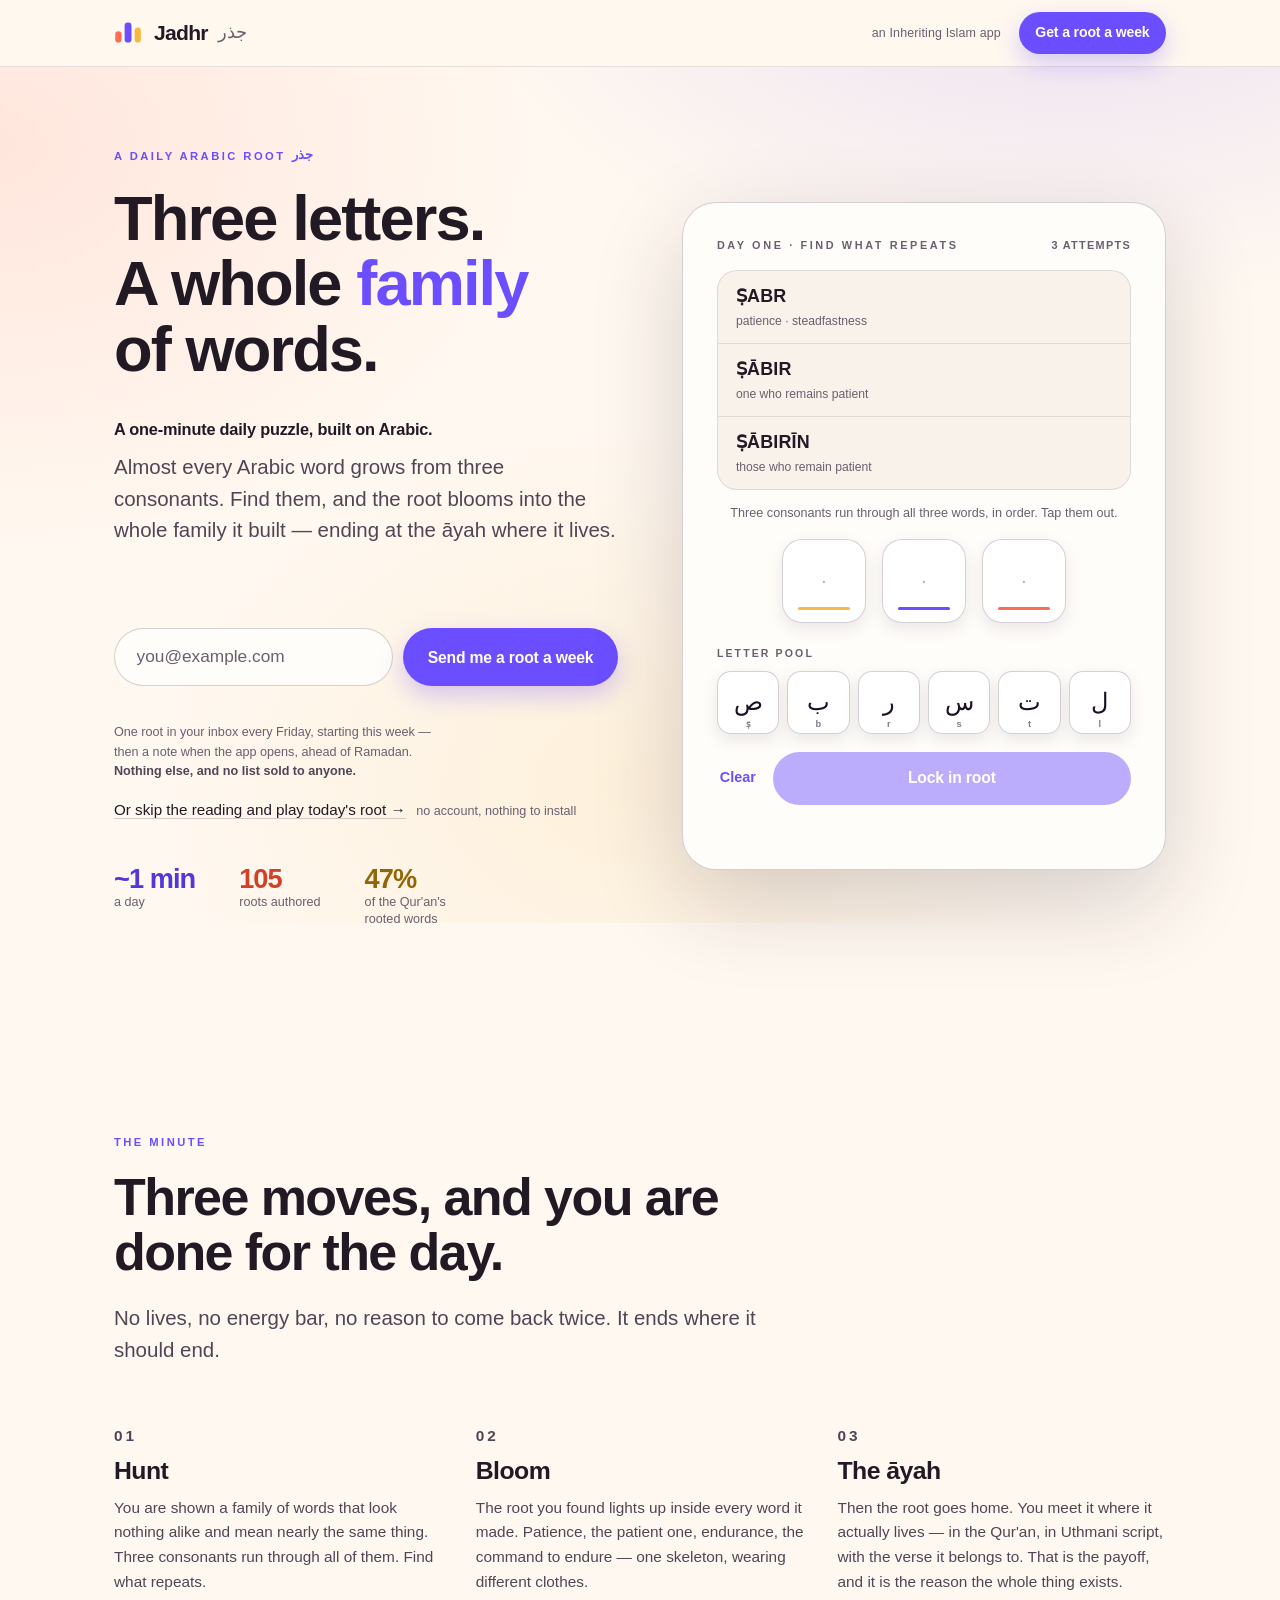
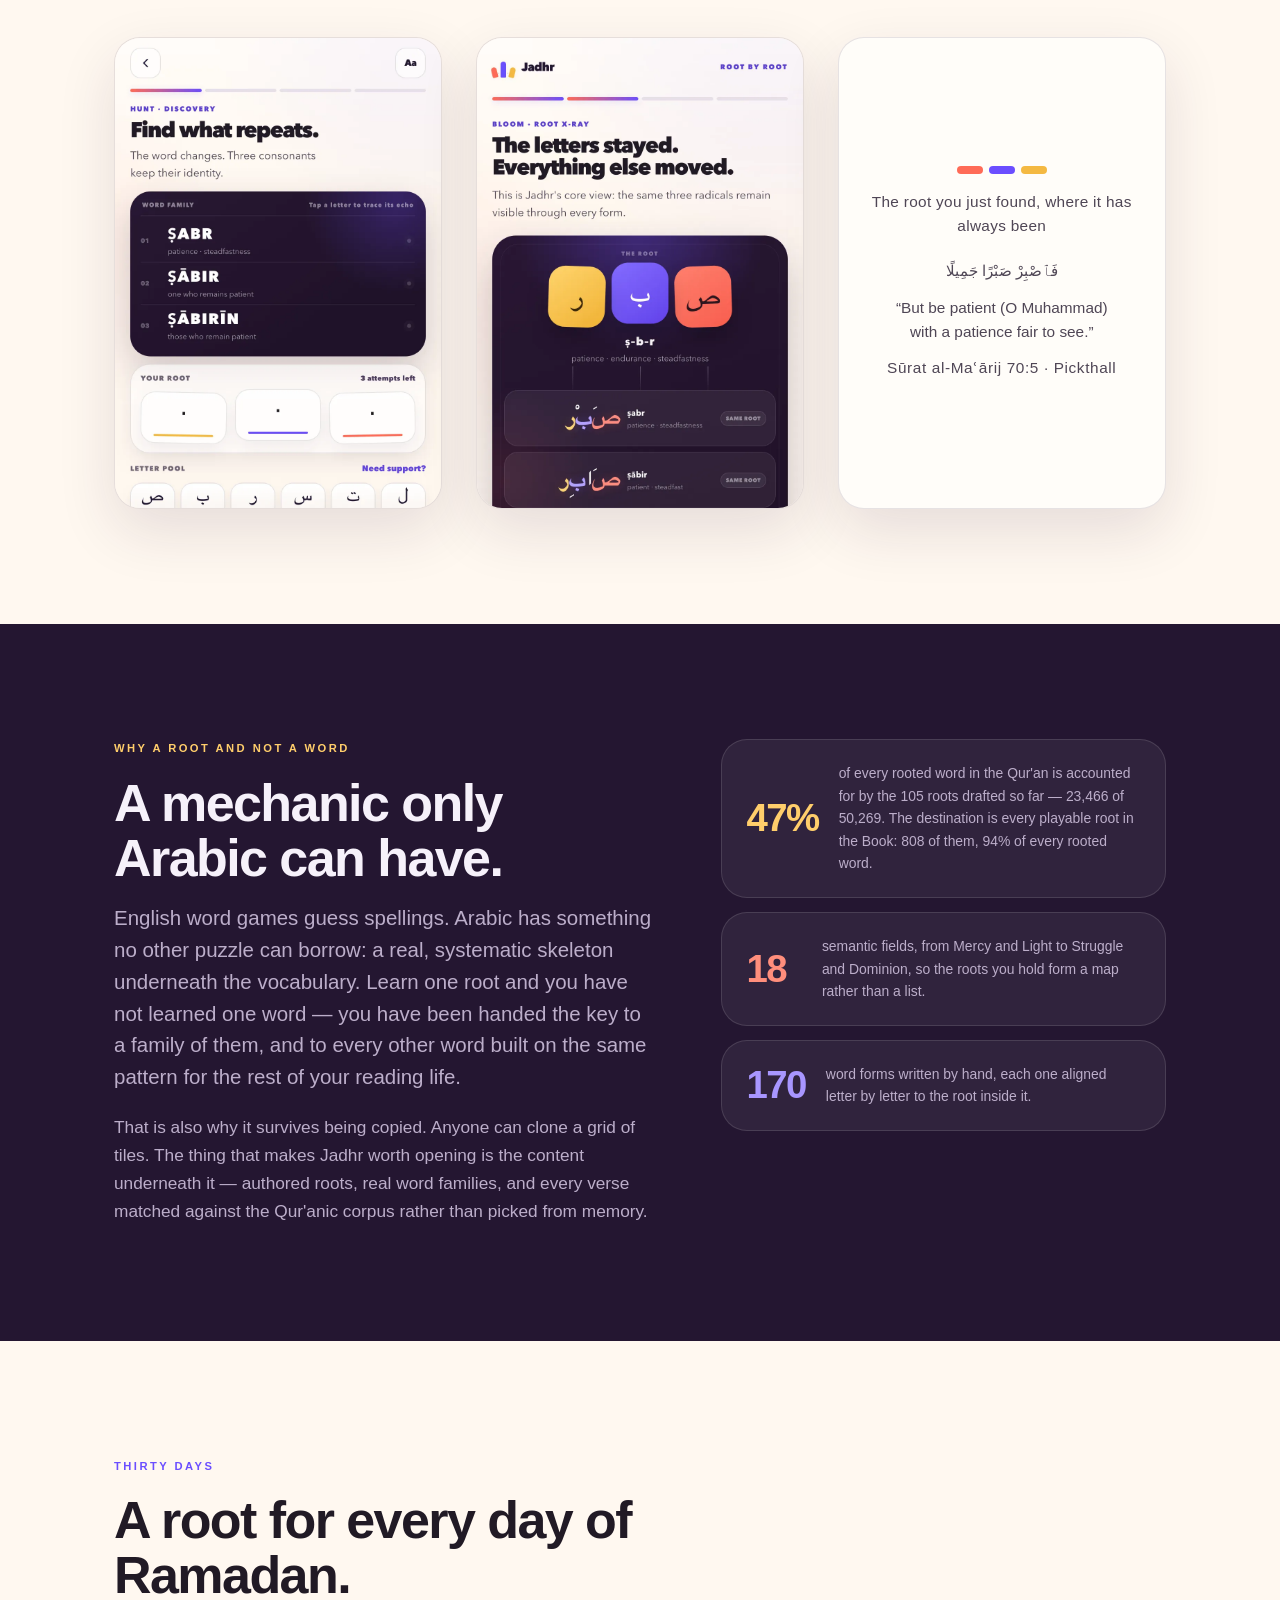
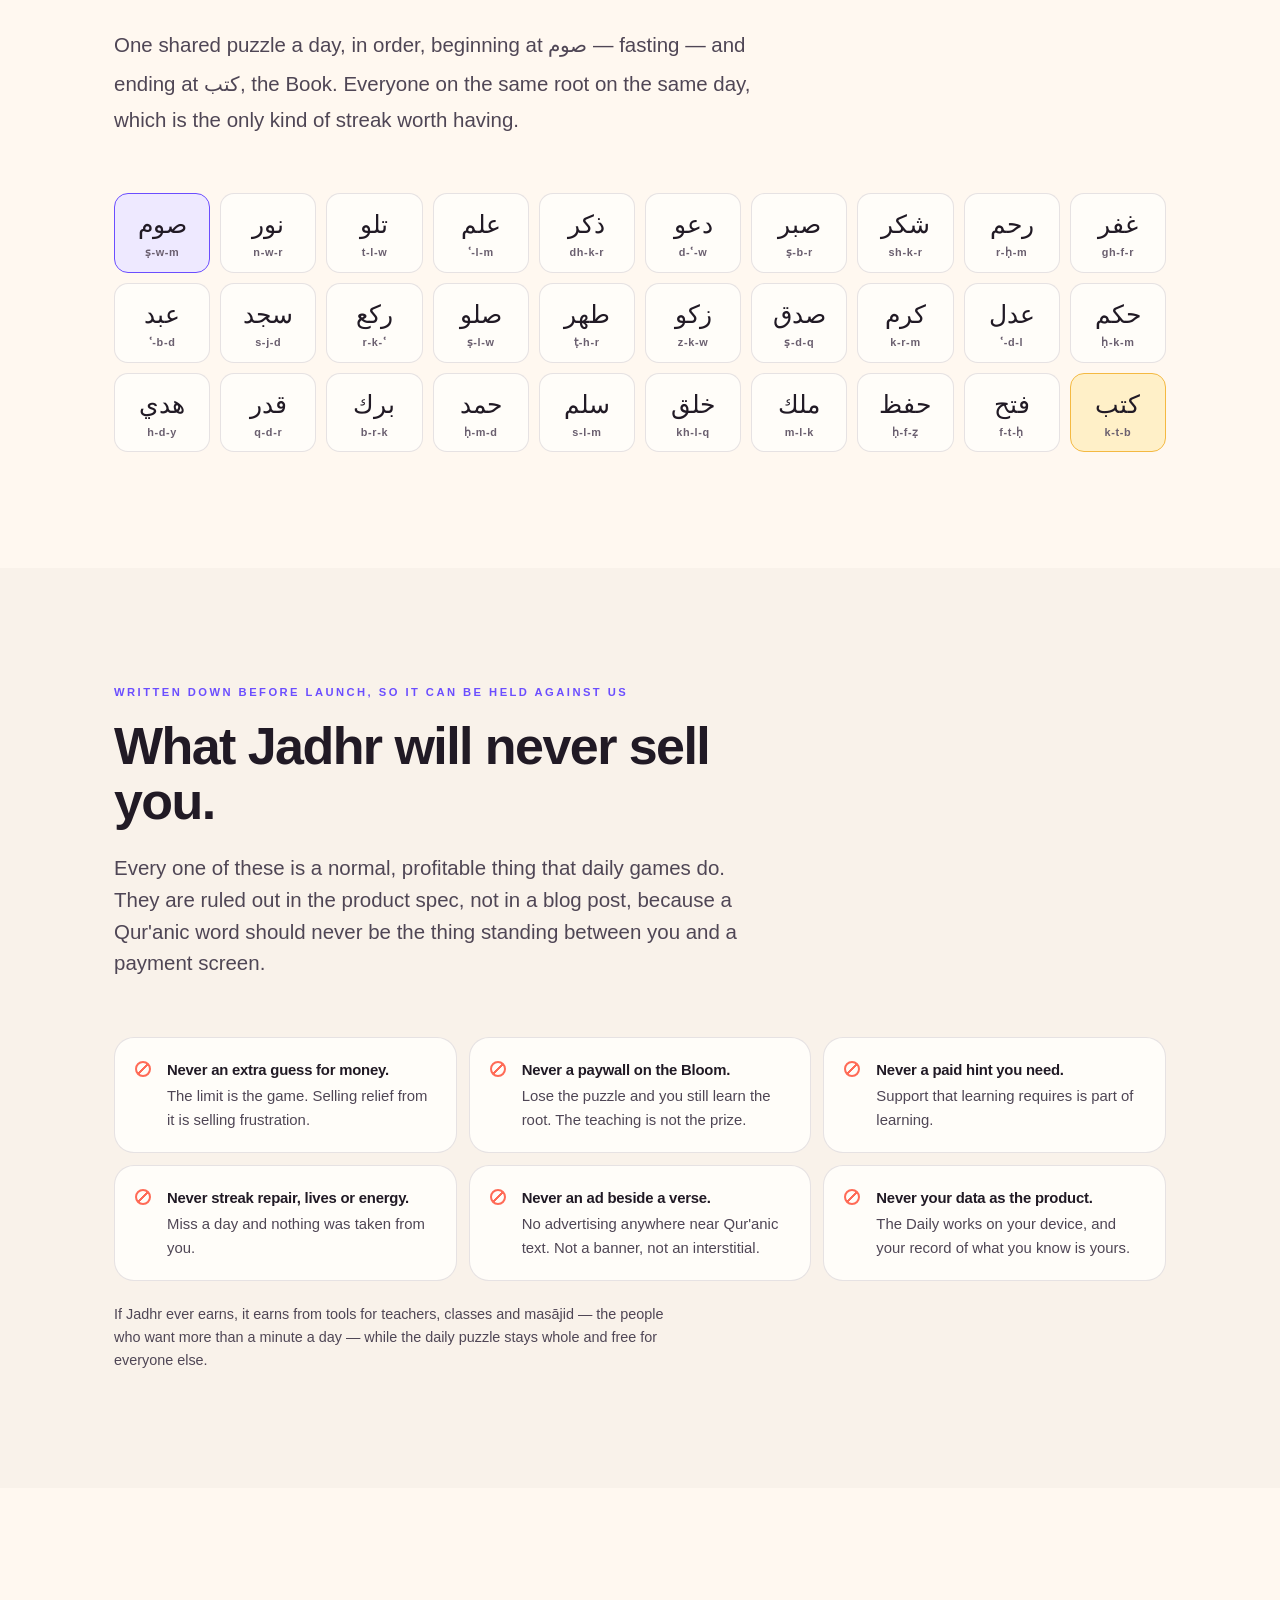
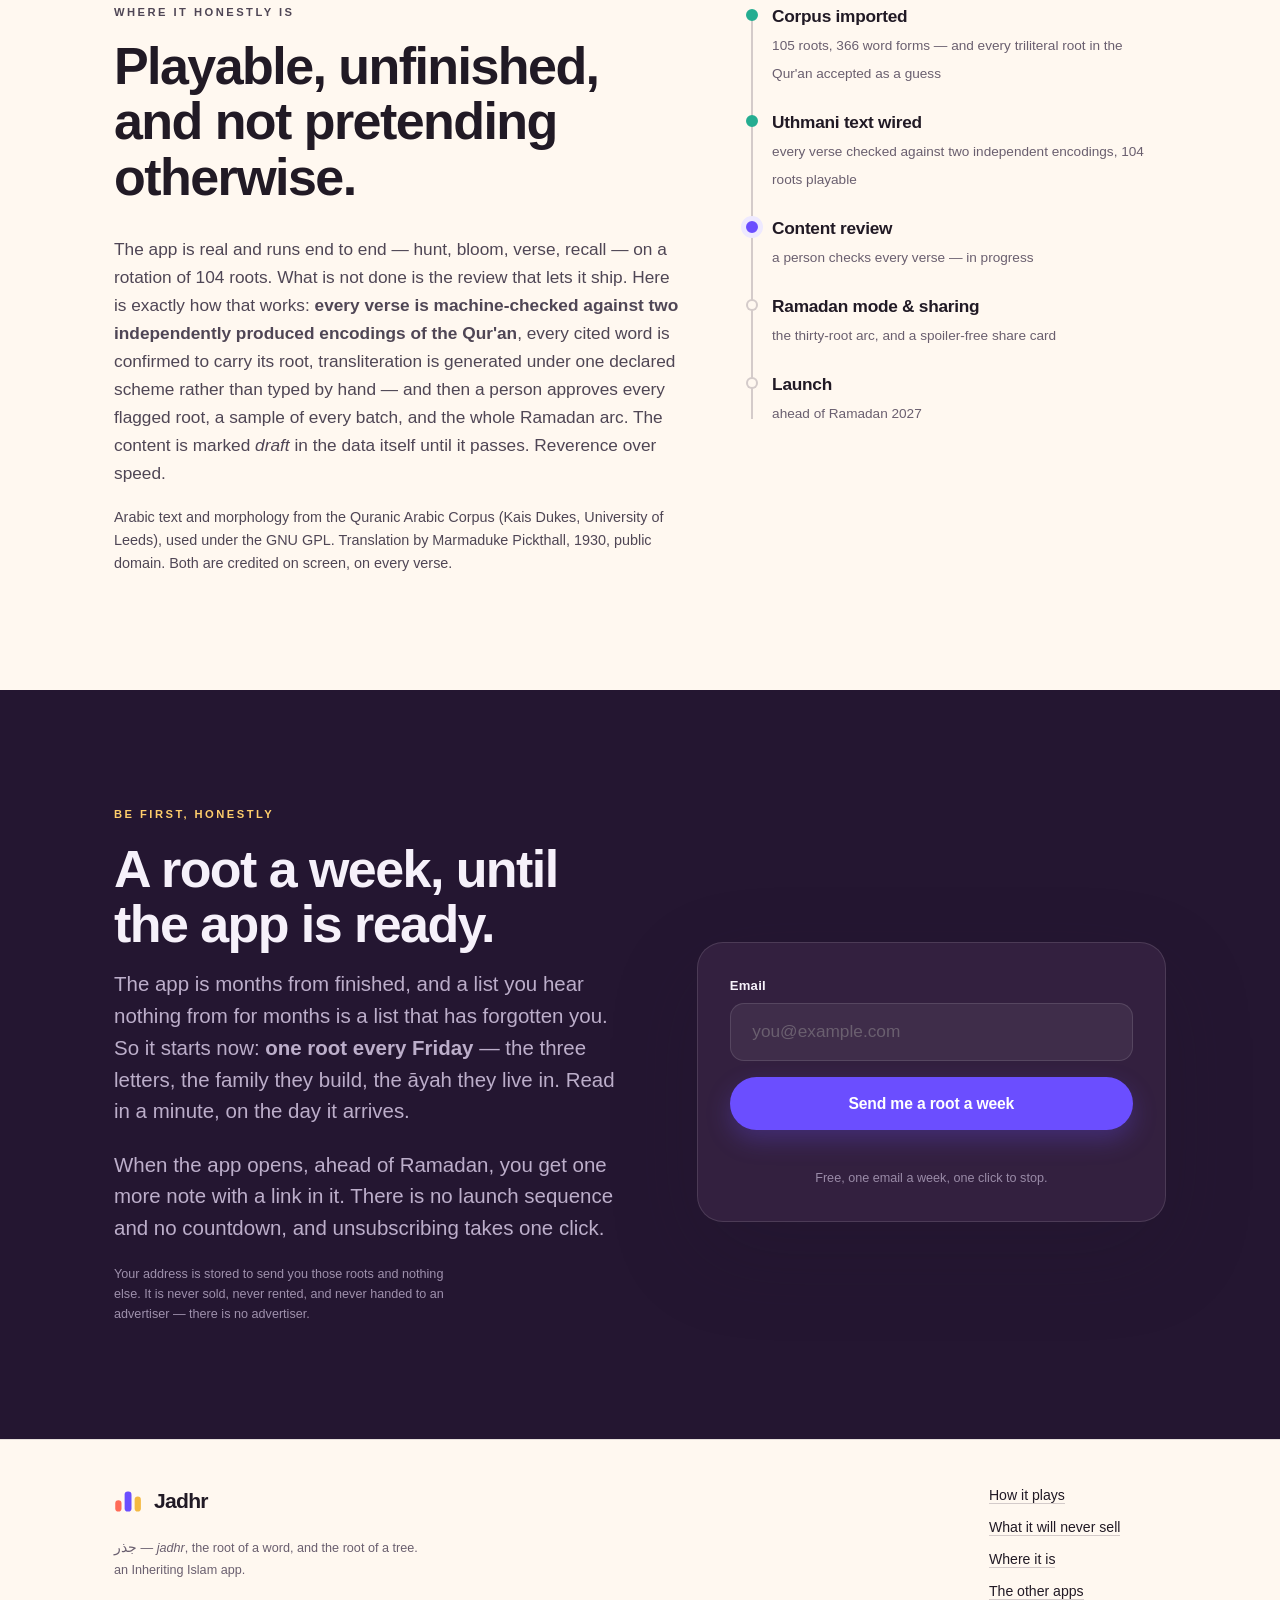
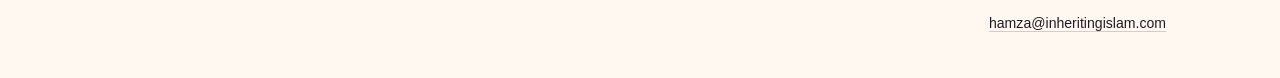
<file: index.html>
<!doctype html>
<html lang="en">
<head>
<meta charset="utf-8">
<meta name="viewport" content="width=device-width, initial-scale=1">
<title>Jadhr — the daily Arabic root</title>
<meta name="description" content="A one-minute daily puzzle. Find the three letters a family of Arabic words is built from, then watch the root bloom into everything it built — ending at the āyah where it lives. An Inheriting Islam app, launching ahead of Ramadan 2027.">
<link rel="canonical" href="https://jadhrdaily.com/">
<!-- Parked, not launched. This copy lives on the github.io preview URL, and an
     indexed preview would compete with jadhrdaily.com the day it goes live.
     Remove this line and the Disallow in robots.txt together, at launch. -->
<meta name="robots" content="noindex, nofollow">
<meta name="theme-color" content="#FFF8F0" media="(prefers-color-scheme: light)">
<meta name="theme-color" content="#241631" media="(prefers-color-scheme: dark)">

<meta property="og:type" content="website">
<meta property="og:title" content="Jadhr — the daily Arabic root">
<meta property="og:description" content="Three letters. A whole family of words. One minute a day.">
<meta property="og:url" content="https://jadhrdaily.com/">
<meta property="og:image" content="https://jadhrdaily.com/assets/img/og-card.png">
<meta name="twitter:card" content="summary_large_image">

<link rel="icon" href="assets/img/favicon.svg" type="image/svg+xml">
<link rel="apple-touch-icon" href="assets/img/apple-touch-icon.png">
<link rel="stylesheet" href="assets/css/site.css">
</head>
<body>
<a class="skip" href="#main">Skip to content</a>

<!-- ============================================================ HEADER -->
<header class="head">
  <div class="wrap head-in">
    <a class="mark" href="./" aria-label="Jadhr — home">
      <svg class="glyph" viewBox="0 0 48 40" aria-hidden="true" focusable="false">
        <rect x="2"  y="18" width="10" height="18" rx="5" fill="#FF6B57"/>
        <rect x="17" y="4"  width="11" height="32" rx="5" fill="#6B4EFF"/>
        <rect x="33" y="12" width="10" height="24" rx="5" fill="#F4B942"/>
      </svg>
      <span class="wordmark">Jadhr</span>
      <span class="ar mark-ar" lang="ar" dir="rtl">جذر</span>
    </a>
    <div class="head-right">
      <span class="pub">an Inheriting Islam app</span>
      <a class="btn btn-primary btn-sm" href="#waitlist">Get a root a week</a>
    </div>
  </div>
</header>

<main id="main">

<!-- ============================================================== HERO -->
<section class="hero">
  <div class="wrap hero-in">

    <div class="hero-lead">
      <p class="eyebrow">A daily Arabic root <span class="ar" lang="ar" dir="rtl">جذر</span></p>
      <h1><span>Three letters.</span> <span>A whole <em>family</em> of words.</span></h1>
      <p class="kicker">A one-minute daily puzzle, built on Arabic.</p>
      <p class="lede">Almost every Arabic word grows from three consonants. Find them, and the root
        blooms into the whole family it built — ending at the āyah where it lives.</p>
    </div>

    <!-- On a phone this sits between the headline and the ask, so nobody is
         asked for an email before they have played anything. -->
    <div class="hero-act">
      <form class="signup" id="signup-top" novalidate
            data-endpoint="" data-to="hamza@inheritingislam.com" data-subject="Jadhr waitlist">
        <label class="vh" for="e-top">Your email</label>
        <input id="e-top" name="email" type="email" inputmode="email" autocomplete="email"
               placeholder="you@example.com" required>
        <button class="btn btn-primary" type="submit">Send me a root a week</button>
        <p class="formnote tiny" role="status"></p>
      </form>

      <p class="tiny hero-fine">One root in your inbox every Friday, starting this week — then a
        note when the app opens, ahead of Ramadan. <b>Nothing else, and no list sold to anyone.</b></p>

      <p class="hero-play"><a class="link" href="play/">Or skip the reading and play today's root
        <span aria-hidden="true">→</span></a> <span class="tiny">no account, nothing to install</span></p>

      <ul class="facts">
        <li><b>~1 min</b><span>a day</span></li>
        <li><b>105</b><span>roots authored</span></li>
        <li><b>47%</b><span>of the Qur'an's rooted words</span></li>
      </ul>
    </div>

    <!-- Day one, playable. The markup below IS the answer, so a visitor without
         JavaScript reads the root and its family as a static card; script turns
         the same card into the puzzle it came from. -->
    <div class="hero-art">
      <div class="xray" id="xray">

      <div class="hunt" id="hunt" hidden>
        <p class="hunt-head">
          <span class="xray-cap">Day one · find what repeats</span>
          <span class="hunt-tries" id="hunt-tries">3 attempts</span>
        </p>

        <ol class="evidence" role="list">
          <li><b>ṢABR</b><span>patience · steadfastness</span></li>
          <li><b>ṢĀBIR</b><span>one who remains patient</span></li>
          <li><b>ṢĀBIRĪN</b><span>those who remain patient</span></li>
        </ol>
        <p class="hunt-hint tiny">Three consonants run through all three words, in order.
          Tap them out.</p>

        <div class="slots" id="slots" dir="rtl">
          <button class="slot s1" type="button" data-slot="0" aria-label="First radical, empty"></button>
          <button class="slot s2" type="button" data-slot="1" aria-label="Second radical, empty"></button>
          <button class="slot s3" type="button" data-slot="2" aria-label="Third radical, empty"></button>
        </div>

        <p class="pool-cap">Letter pool</p>
        <div class="pool" id="pool">
          <button class="key" type="button" data-letter="ص"><span class="ar" lang="ar">ص</span><i>ṣ</i></button>
          <button class="key" type="button" data-letter="ب"><span class="ar" lang="ar">ب</span><i>b</i></button>
          <button class="key" type="button" data-letter="ر"><span class="ar" lang="ar">ر</span><i>r</i></button>
          <button class="key" type="button" data-letter="س"><span class="ar" lang="ar">س</span><i>s</i></button>
          <button class="key" type="button" data-letter="ت"><span class="ar" lang="ar">ت</span><i>t</i></button>
          <button class="key" type="button" data-letter="ل"><span class="ar" lang="ar">ل</span><i>l</i></button>
        </div>

        <div class="hunt-actions">
          <button class="btn-clear" type="button" id="hunt-clear">Clear</button>
          <button class="btn btn-primary btn-block" type="button" id="hunt-lock" disabled>Lock in root</button>
        </div>
        <p class="hunt-say tiny" id="hunt-say" role="status"></p>
      </div>

      <div class="bloom" id="bloom">
        <p class="xray-cap" id="bloom-cap">The root</p>

        <div class="radicals" dir="rtl" aria-label="The root ṣ-b-r">
          <span class="rad r1"><span class="ar" lang="ar">ص</span><i>ṣ</i></span>
          <span class="rad r2"><span class="ar" lang="ar">ب</span><i>b</i></span>
          <span class="rad r3"><span class="ar" lang="ar">ر</span><i>r</i></span>
        </div>
        <p class="xray-root">ṣ–b–r</p>
        <p class="xray-gloss">patience · endurance · steadfastness</p>

        <ol class="forms" role="list">
          <li class="form is-on">
            <span class="ar form-ar" lang="ar" dir="rtl"><b class="r1">صَ</b><b class="r2">بْ</b><b class="r3">ر</b></span>
            <span class="form-tx">ṣabr</span>
            <span class="form-gl">patience</span>
          </li>
          <li class="form">
            <span class="ar form-ar" lang="ar" dir="rtl"><b class="r1">صَ</b>ا<b class="r2">بِ</b><b class="r3">ر</b></span>
            <span class="form-tx">ṣābir</span>
            <span class="form-gl">steadfast</span>
          </li>
          <li class="form">
            <span class="ar form-ar" lang="ar" dir="rtl"><b class="r1">صَ</b><b class="r2">بُ</b>و<b class="r3">ر</b></span>
            <span class="form-tx">ṣabūr</span>
            <span class="form-gl">enduring</span>
          </li>
          <li class="form">
            <span class="ar form-ar" lang="ar" dir="rtl">اِ<b class="r1">صْ</b><b class="r2">بِ</b><b class="r3">رْ</b></span>
            <span class="form-tx">iṣbir</span>
            <span class="form-gl">“be patient!”</span>
          </li>
        </ol>

        <p class="xray-foot tiny">The letters stayed. Everything else moved.</p>
        <p class="bloom-next" hidden id="bloom-next">That was the first move of one root. There are
          a hundred and three more, one a day — <a class="link" href="play/">play today's in the
          app</a>, or <a class="link" href="#waitlist">have one sent to you every Friday</a>.</p>
      </div>

      </div>
    </div>

  </div>
</section>

<!-- ============================================================== HOW -->
<section class="band" id="how">
  <div class="wrap">
    <div class="shead">
      <p class="eyebrow">The minute</p>
      <h2>Three moves, and you are done for the day.</h2>
      <p class="lede">No lives, no energy bar, no reason to come back twice. It ends where it
        should end.</p>
    </div>

    <div class="steps">
      <article class="step">
        <p class="step-n">01</p>
        <h3>Hunt</h3>
        <p>You are shown a family of words that look nothing alike and mean nearly the same thing.
          Three consonants run through all of them. Find what repeats.</p>
        <figure class="shot">
          <img src="assets/img/screen-hunt.webp" width="470" height="700" loading="lazy" decoding="async"
               alt="The Hunt screen: a word family — ṣabr, ṣābir, ṣābirīn — above a pool of Arabic letters and three empty radical slots.">
        </figure>
      </article>

      <article class="step">
        <p class="step-n">02</p>
        <h3>Bloom</h3>
        <p>The root you found lights up inside every word it made. Patience, the patient one,
          endurance, the command to endure — one skeleton, wearing different clothes.</p>
        <figure class="shot">
          <img src="assets/img/screen-bloom.webp" width="470" height="700" loading="lazy" decoding="async"
               alt="The Bloom screen: the three radicals as coloured tiles, and the same three colours visible inside each derived word.">
        </figure>
      </article>

      <article class="step">
        <p class="step-n">03</p>
        <h3>The āyah</h3>
        <p>Then the root goes home. You meet it where it actually lives — in the Qur'an, in
          Uthmani script, with the verse it belongs to. That is the payoff, and it is the reason
          the whole thing exists.</p>
        <figure class="ayah">
          <p class="ayah-chip" aria-hidden="true">
            <span class="c1"></span><span class="c2"></span><span class="c3"></span>
          </p>
          <p class="ayah-lead tiny">The root you just found, where it has always been</p>
          <p class="ar ayah-ar" lang="ar" dir="rtl">فَٱصْبِرْ صَبْرًا جَمِيلًا</p>
          <p class="ayah-tr">“But be patient (O Muhammad) with a patience fair to see.”</p>
          <p class="ayah-ref tiny">Sūrat al-Maʿārij <span dir="ltr">70:5</span> · Pickthall</p>
        </figure>
      </article>
    </div>
  </div>
</section>

<!-- ============================================================== WHY -->
<section class="band band-dark" id="why">
  <div class="wrap why-in">
    <div>
      <p class="eyebrow">Why a root and not a word</p>
      <h2>A mechanic only Arabic can have.</h2>
      <p class="lede">English word games guess spellings. Arabic has something no other puzzle can
        borrow: a real, systematic skeleton underneath the vocabulary. Learn one root and you have
        not learned one word — you have been handed the key to a family of them, and to every
        other word built on the same pattern for the rest of your reading life.</p>
      <p>That is also why it survives being copied. Anyone can clone a grid of tiles. The thing
        that makes Jadhr worth opening is the content underneath it — authored roots, real word
        families, and every verse matched against the Qur'anic corpus rather than picked from
        memory.</p>
    </div>

    <div class="stat-stack">
      <div class="stat">
        <b>47%</b>
        <p>of every rooted word in the Qur'an is accounted for by the 105 roots drafted so far —
          23,466 of 50,269. The destination is every playable root in the Book: 808 of them,
          94% of every rooted word.</p>
      </div>
      <div class="stat">
        <b>18</b>
        <p>semantic fields, from Mercy and Light to Struggle and Dominion, so the roots you hold
          form a map rather than a list.</p>
      </div>
      <div class="stat">
        <b>170</b>
        <p>word forms written by hand, each one aligned letter by letter to the root inside it.</p>
      </div>
    </div>
  </div>
</section>

<!-- ========================================================== RAMADAN -->
<section class="band" id="ramadan">
  <div class="wrap">
    <div class="shead">
      <p class="eyebrow">Thirty days</p>
      <h2>A root for every day of Ramadan.</h2>
      <p class="lede">One shared puzzle a day, in order, beginning at <span class="ar" lang="ar" dir="rtl">صوم</span>
        — fasting — and ending at <span class="ar" lang="ar" dir="rtl">كتب</span>, the Book. Everyone
        on the same root on the same day, which is the only kind of streak worth having.</p>
    </div>

    <ol class="arc" role="list" aria-label="The thirty roots of Ramadan, in order">
      <li><span class="ar" lang="ar" dir="rtl">صوم</span><i>ṣ-w-m</i></li>
      <li><span class="ar" lang="ar" dir="rtl">نور</span><i>n-w-r</i></li>
      <li><span class="ar" lang="ar" dir="rtl">تلو</span><i>t-l-w</i></li>
      <li><span class="ar" lang="ar" dir="rtl">علم</span><i>ʿ-l-m</i></li>
      <li><span class="ar" lang="ar" dir="rtl">ذكر</span><i>dh-k-r</i></li>
      <li><span class="ar" lang="ar" dir="rtl">دعو</span><i>d-ʿ-w</i></li>
      <li><span class="ar" lang="ar" dir="rtl">صبر</span><i>ṣ-b-r</i></li>
      <li><span class="ar" lang="ar" dir="rtl">شكر</span><i>sh-k-r</i></li>
      <li><span class="ar" lang="ar" dir="rtl">رحم</span><i>r-ḥ-m</i></li>
      <li><span class="ar" lang="ar" dir="rtl">غفر</span><i>gh-f-r</i></li>
      <li><span class="ar" lang="ar" dir="rtl">عبد</span><i>ʿ-b-d</i></li>
      <li><span class="ar" lang="ar" dir="rtl">سجد</span><i>s-j-d</i></li>
      <li><span class="ar" lang="ar" dir="rtl">ركع</span><i>r-k-ʿ</i></li>
      <li><span class="ar" lang="ar" dir="rtl">صلو</span><i>ṣ-l-w</i></li>
      <li><span class="ar" lang="ar" dir="rtl">طهر</span><i>ṭ-h-r</i></li>
      <li><span class="ar" lang="ar" dir="rtl">زكو</span><i>z-k-w</i></li>
      <li><span class="ar" lang="ar" dir="rtl">صدق</span><i>ṣ-d-q</i></li>
      <li><span class="ar" lang="ar" dir="rtl">كرم</span><i>k-r-m</i></li>
      <li><span class="ar" lang="ar" dir="rtl">عدل</span><i>ʿ-d-l</i></li>
      <li><span class="ar" lang="ar" dir="rtl">حكم</span><i>ḥ-k-m</i></li>
      <li><span class="ar" lang="ar" dir="rtl">هدي</span><i>h-d-y</i></li>
      <li><span class="ar" lang="ar" dir="rtl">قدر</span><i>q-d-r</i></li>
      <li><span class="ar" lang="ar" dir="rtl">برك</span><i>b-r-k</i></li>
      <li><span class="ar" lang="ar" dir="rtl">حمد</span><i>ḥ-m-d</i></li>
      <li><span class="ar" lang="ar" dir="rtl">سلم</span><i>s-l-m</i></li>
      <li><span class="ar" lang="ar" dir="rtl">خلق</span><i>kh-l-q</i></li>
      <li><span class="ar" lang="ar" dir="rtl">ملك</span><i>m-l-k</i></li>
      <li><span class="ar" lang="ar" dir="rtl">حفظ</span><i>ḥ-f-ẓ</i></li>
      <li><span class="ar" lang="ar" dir="rtl">فتح</span><i>f-t-ḥ</i></li>
      <li><span class="ar" lang="ar" dir="rtl">كتب</span><i>k-t-b</i></li>
    </ol>
  </div>
</section>

<!-- ========================================================= PROMISES -->
<section class="band band-alt" id="promises">
  <div class="wrap">
    <div class="shead">
      <p class="eyebrow">Written down before launch, so it can be held against us</p>
      <h2>What Jadhr will never sell you.</h2>
      <p class="lede">Every one of these is a normal, profitable thing that daily games do. They
        are ruled out in the product spec, not in a blog post, because a Qur'anic word should
        never be the thing standing between you and a payment screen.</p>
    </div>

    <ul class="nevers" role="list">
      <li><b>Never an extra guess for money.</b> The limit is the game. Selling relief from it is selling frustration.</li>
      <li><b>Never a paywall on the Bloom.</b> Lose the puzzle and you still learn the root. The teaching is not the prize.</li>
      <li><b>Never a paid hint you need.</b> Support that learning requires is part of learning.</li>
      <li><b>Never streak repair, lives or energy.</b> Miss a day and nothing was taken from you.</li>
      <li><b>Never an ad beside a verse.</b> No advertising anywhere near Qur'anic text. Not a banner, not an interstitial.</li>
      <li><b>Never your data as the product.</b> The Daily works on your device, and your record of what you know is yours.</li>
    </ul>

    <p class="small nevers-foot">If Jadhr ever earns, it earns from tools for teachers, classes and
      masājid — the people who want more than a minute a day — while the daily puzzle stays whole
      and free for everyone else.</p>
  </div>
</section>

<!-- =========================================================== STATUS -->
<section class="band" id="status">
  <div class="wrap status-in">
    <div>
      <p class="eyebrow">Where it honestly is</p>
      <h2>Playable, unfinished, and not pretending otherwise.</h2>
      <p>The app is real and runs end to end — hunt, bloom, verse, recall — on a rotation of 104
        roots. What is not done is the review that lets it ship. Here is exactly how that works:
        <b>every verse is machine-checked against two independently produced encodings of the
        Qur'an</b>, every cited word is confirmed to carry its root, transliteration is generated
        under one declared scheme rather than typed by hand — and then a person approves every
        flagged root, a sample of every batch, and the whole Ramadan arc. The content is marked
        <i>draft</i> in the data itself until it passes. Reverence over speed.</p>
      <p class="small">Arabic text and morphology from the Quranic Arabic Corpus (Kais Dukes,
        University of Leeds), used under the GNU GPL. Translation by Marmaduke Pickthall, 1930,
        public domain. Both are credited on screen, on every verse.</p>
    </div>

    <ul class="timeline" role="list">
      <li class="done"><b>Corpus imported</b><span>105 roots, 366 word forms — and every triliteral root in the Qur'an accepted as a guess</span></li>
      <li class="done"><b>Uthmani text wired</b><span>every verse checked against two independent encodings, 104 roots playable</span></li>
      <li class="now"><b>Content review</b><span>a person checks every verse — in progress</span></li>
      <li><b>Ramadan mode &amp; sharing</b><span>the thirty-root arc, and a spoiler-free share card</span></li>
      <li><b>Launch</b><span>ahead of Ramadan 2027</span></li>
    </ul>
  </div>
</section>

<!-- ========================================================= WAITLIST -->
<section class="band band-dark" id="waitlist">
  <div class="wrap wait-in">
    <div class="wait-copy">
      <p class="eyebrow">Be first, honestly</p>
      <h2>A root a week, until the app is ready.</h2>
      <p class="lede">The app is months from finished, and a list you hear nothing from for months
        is a list that has forgotten you. So it starts now: <b>one root every Friday</b> — the
        three letters, the family they build, the āyah they live in. Read in a minute, on the day
        it arrives.</p>
      <p class="lede">When the app opens, ahead of Ramadan, you get one more note with a link in
        it. There is no launch sequence and no countdown, and unsubscribing takes one click.</p>
      <p class="tiny">Your address is stored to send you those roots and nothing else. It is never
        sold, never rented, and never handed to an advertiser — there is no advertiser.</p>
    </div>

    <!-- One field. Every extra one costs signups, and a name is not needed to
         send a root to an inbox. -->
    <form class="signup signup-lg" id="signup-main" novalidate
          data-endpoint="" data-to="hamza@inheritingislam.com" data-subject="Jadhr waitlist">
      <div class="field">
        <label for="w-email">Email</label>
        <input id="w-email" name="email" type="email" inputmode="email" autocomplete="email"
               placeholder="you@example.com" required>
      </div>
      <button class="btn btn-primary btn-block" type="submit">Send me a root a week</button>
      <p class="formnote tiny" role="status"></p>
      <p class="signup-fine tiny">Free, one email a week, one click to stop.</p>
    </form>
  </div>
</section>

</main>

<!-- ============================================================ FOOTER -->
<footer class="foot">
  <div class="wrap foot-in">
    <div>
      <a class="mark" href="./" aria-label="Jadhr — home">
        <svg class="glyph" viewBox="0 0 48 40" aria-hidden="true" focusable="false">
          <rect x="2"  y="18" width="10" height="18" rx="5" fill="#FF6B57"/>
          <rect x="17" y="4"  width="11" height="32" rx="5" fill="#6B4EFF"/>
          <rect x="33" y="12" width="10" height="24" rx="5" fill="#F4B942"/>
        </svg>
        <span class="wordmark">Jadhr</span>
      </a>
      <p class="tiny foot-note"><span class="ar" lang="ar" dir="rtl">جذر</span> — <i>jadhr</i>, the
        root of a word, and the root of a tree. an Inheriting Islam app.</p>
    </div>

    <ul class="foot-links" role="list">
      <li><a class="link" href="#how">How it plays</a></li>
      <li><a class="link" href="#promises">What it will never sell</a></li>
      <li><a class="link" href="#status">Where it is</a></li>
      <li><a class="link" href="https://inheritingislam.com/apps/" rel="noopener">The other apps</a></li>
      <li><a class="link" href="mailto:hamza@inheritingislam.com">hamza@inheritingislam.com</a></li>
    </ul>
  </div>
</footer>

<script src="assets/js/site.js" defer></script>
</body>
</html>
</file>
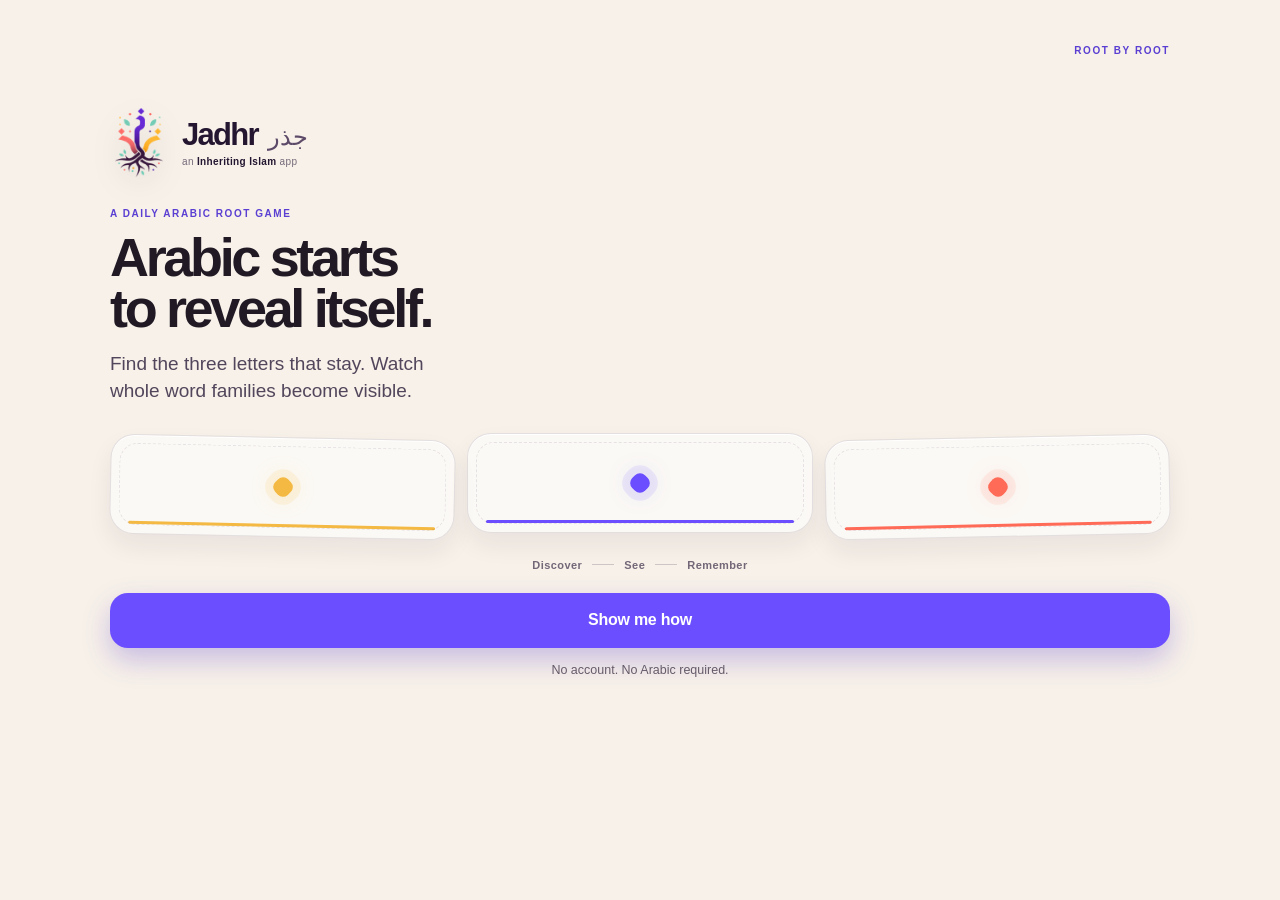
<file: play/index.html>
<!doctype html>
<html lang="en">
<head>
  <meta charset="utf-8" />
  <meta name="viewport" content="width=device-width, initial-scale=1, viewport-fit=cover" />
  <meta name="theme-color" content="#241631" />
  <meta name="color-scheme" content="light" />
  <title>Jadhr — Root by root</title>
  <meta name="description" content="Find the three letters that stay. One Arabic root a day, and the family of words it grows." />
  <link rel="manifest" href="./manifest.webmanifest" />
  <link rel="icon" type="image/png" href="./jadhr-logo-emblem.png" />
  <link rel="apple-touch-icon" href="./apple-touch-icon.png" />
  <!-- iOS has no manifest support: these three give the installed app its name, full-screen
       chrome, and a status bar that blends into the cream canvas. -->
  <meta name="apple-mobile-web-app-capable" content="yes" />
  <meta name="apple-mobile-web-app-status-bar-style" content="default" />
  <meta name="apple-mobile-web-app-title" content="Jadhr" />
  <link rel="stylesheet" href="./styles.css" />
</head>
<body>
  <div id="app" class="app-shell" aria-live="polite"></div>
  <script type="module" src="./app.mjs"></script>
  <script>
    // Registered outside the module so a service-worker failure can never break the game.
    //
    // Never on a development origin. The worker serves the shell cache-first and a new build
    // deliberately waits rather than swapping under a live page — correct in production, but on
    // localhost it means every edit is invisible until every tab is closed. On dev origins we
    // also tear down any worker and cache left from an earlier visit, so a stale build cannot
    // survive the change.
    if ("serviceWorker" in navigator) {
      var dev = /^(localhost|127\.0\.0\.1|\[?::1\]?|0\.0\.0\.0|192\.168\.|10\.|172\.(1[6-9]|2\d|3[01])\.)/
        .test(location.hostname) || location.protocol === "file:";
      if (dev) {
        navigator.serviceWorker.getRegistrations()
          .then(function (regs) { regs.forEach(function (r) { r.unregister(); }); })
          .catch(function () {});
        if (window.caches) {
          caches.keys().then(function (keys) {
            keys.forEach(function (k) { if (k.indexOf("jadhr-") === 0) caches.delete(k); });
          }).catch(function () {});
        }
      } else {
        addEventListener("load", function () {
          navigator.serviceWorker.register("./sw.js", { scope: "./" }).catch(function () {});
        });
      }
    }
  </script>
</body>
</html>
</file>
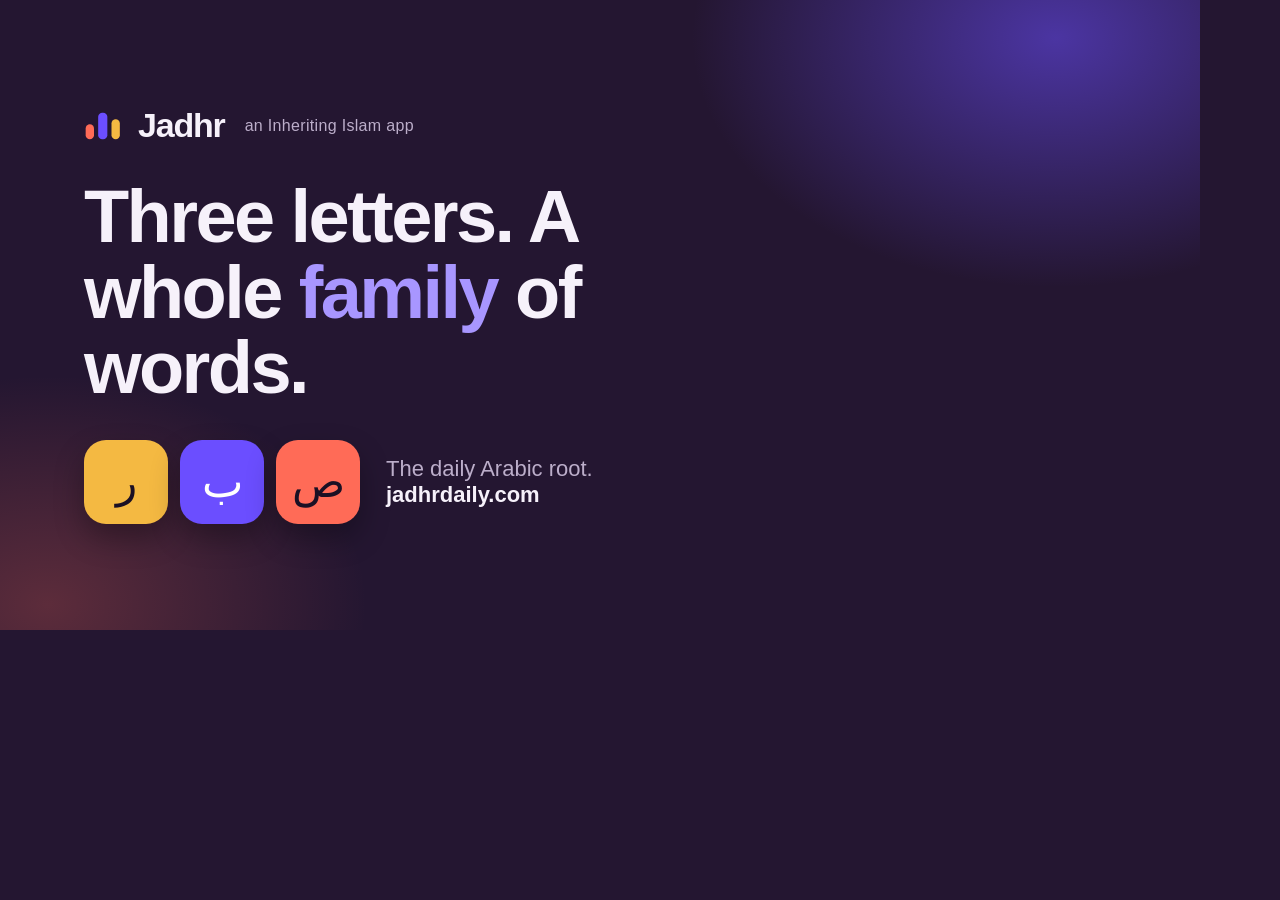
<file: tools/og.html>
<!doctype html>
<meta charset="utf-8">
<title>Jadhr — share card source</title>
<!--
  The 1200×630 share card, built as a page so it can be re-rendered rather than
  re-drawn. This is the surface Jadhr spreads on — a group chat — so it uses the
  product's own identity: plum ground, three radicals, nothing illustrative.

    "/Applications/Google Chrome.app/Contents/MacOS/Google Chrome" --headless \
      --window-size=1200,630 --force-device-scale-factor=1 \
      --screenshot=assets/img/og-card.png "file://$PWD/tools/og.html"
-->
<style>
  *{box-sizing:border-box;margin:0}
  body{
    width:1200px;height:630px;overflow:hidden;position:relative;
    background:#241631;color:#F6F1FA;
    font-family:"Avenir Next",Avenir,ui-sans-serif,-apple-system,sans-serif;
    display:flex;flex-direction:column;justify-content:center;gap:38px;padding:0 84px;
  }
  body::before{
    content:"";position:absolute;inset:0;
    background:
      radial-gradient(46% 60% at 88% 6%,rgba(107,78,255,.55),transparent 66%),
      radial-gradient(38% 52% at 4% 96%,rgba(255,107,87,.26),transparent 70%);
  }
  .in{position:relative;display:flex;flex-direction:column;gap:34px}
  .mark{display:flex;align-items:center;gap:14px}
  .mark svg{width:40px;height:34px}
  .mark b{font-size:34px;font-weight:800;letter-spacing:-.035em}
  .mark span{font-size:16px;color:#BCAECA;letter-spacing:.02em;margin-left:6px}
  h1{font-size:74px;font-weight:800;letter-spacing:-.035em;line-height:1.02;max-width:16ch}
  h1 em{font-style:normal;color:#A896FF}
  .row{display:flex;align-items:center;gap:26px}
  .tiles{display:flex;gap:12px}
  .t{width:84px;height:84px;border-radius:22px;display:grid;place-items:center;
     font-family:"SF Arabic","Geeza Pro","Noto Naskh Arabic",serif;font-size:44px;color:#1B1024;
     box-shadow:0 14px 30px rgba(0,0,0,.3)}
  .t1{background:#F4B942}.t2{background:#6B4EFF;color:#fff}.t3{background:#FF6B57}
  .foot{font-size:22px;color:#BCAECA}
  .foot b{color:#F6F1FA;font-weight:700}
</style>
<div class="in">
  <div class="mark">
    <svg viewBox="0 0 48 40" aria-hidden="true">
      <rect x="2" y="18" width="10" height="18" rx="5" fill="#FF6B57"/>
      <rect x="17" y="4" width="11" height="32" rx="5" fill="#6B4EFF"/>
      <rect x="33" y="12" width="10" height="24" rx="5" fill="#F4B942"/>
    </svg>
    <b>Jadhr</b><span>an Inheriting Islam app</span>
  </div>

  <h1>Three letters. A whole <em>family</em> of words.</h1>

  <div class="row">
    <div class="tiles">
      <div class="t t1" lang="ar">ر</div>
      <div class="t t2" lang="ar">ب</div>
      <div class="t t3" lang="ar">ص</div>
    </div>
    <p class="foot">The daily Arabic root.<br><b>jadhrdaily.com</b></p>
  </div>
</div>
</file>
<file: assets/css/site.css>
/* ============================================================================
   JADHR — jadhrapp.com
   The pre-launch page. Palette, radii and surfaces are taken from the v5 app
   itself so the site and the product are visibly the same object: warm cream
   ground, plum panels, and three accent colours that each have a job —
   coral, violet and saffron are the first, second and third radical, always,
   everywhere. They are never decoration.

   One stylesheet, one script, zero third-party requests.
   ========================================================================== */

/* ---------------------------------------------------------------- tokens  */
:root{
  color-scheme:light;

  --cream:#FFF8F0;
  --cream-deep:#F3E8DC;
  --ground:#FFF8F0;
  --surface:#FFFDF9;
  --surface-2:#F9F2EA;
  --panel:#241631;
  --panel-2:#33203F;

  --ink:#211A25;
  --ink-soft:#4F4655;
  --muted:#6A5F6F;
  --on-panel:#F6F1FA;
  --on-panel-soft:#BCAECA;

  --line:rgba(52,34,64,.12);
  --line-strong:rgba(52,34,64,.21);
  --line-panel:rgba(255,255,255,.12);

  --violet:#6B4EFF;
  --violet-deep:#5437DA;
  --violet-soft:#EEE9FF;
  --coral:#FF6B57;
  --coral-soft:#FFE6E0;
  --sun:#F4B942;
  --sun-soft:#FFF0C8;
  --mint:#25AD91;
  --mint-soft:#DEF5ED;

  /* On the plum panels the accents are lifted so they hold contrast on dark. */
  --violet-lit:#A896FF;
  --coral-lit:#FF8E7C;
  --sun-lit:#FFCE6B;

  /* And deepened when they carry text on cream — the tile colours themselves
     are far too pale to read against the ground. Same three roles, legibly. */
  --violet-text:#5437DA;
  --coral-text:#D2402A;
  --sun-text:#946505;

  --shadow-soft:0 14px 36px rgba(46,28,54,.08);
  --shadow-card:0 22px 58px rgba(46,28,54,.12);
  --shadow-lift:0 32px 90px rgba(35,22,42,.18);

  --r-xl:34px; --r-lg:26px; --r-md:20px; --r-sm:14px;
  --gutter:clamp(20px,5vw,64px);

  --f-sans:"Avenir Next","Avenir",Inter,ui-sans-serif,-apple-system,BlinkMacSystemFont,"Segoe UI",sans-serif;
  --f-ar:"SF Arabic","Geeza Pro","Noto Naskh Arabic","Al Bayan","Segoe UI",serif;
}

@media (prefers-color-scheme:dark){
  :root{
    color-scheme:dark;
    --ground:#160F1E;
    --surface:#1F1529;
    --surface-2:#261A33;
    --panel:#241631;
    --panel-2:#33203F;

    --ink:#F4EFF8;
    --ink-soft:#C3B6CF;
    --muted:#A395B0;
    --line:rgba(244,239,248,.14);
    --line-strong:rgba(244,239,248,.26);

    --violet:#A896FF;
    --violet-deep:#8B76FF;
    --violet-soft:rgba(107,78,255,.20);
    --coral:#FF8E7C;
    --coral-soft:rgba(255,107,87,.18);
    --sun:#FFCE6B;
    --sun-soft:rgba(244,185,66,.18);
    --violet-text:#A896FF;
    --coral-text:#FF8E7C;
    --sun-text:#FFCE6B;
    --mint:#5FD3B9;
    --mint-soft:rgba(37,173,145,.18);

    --shadow-soft:0 14px 36px rgba(0,0,0,.4);
    --shadow-card:0 22px 58px rgba(0,0,0,.5);
    --shadow-lift:0 32px 90px rgba(0,0,0,.6);
  }
}

/* ---------------------------------------------------------------- base    */
*,*::before,*::after{box-sizing:border-box}
html{-webkit-text-size-adjust:100%}
@media (prefers-reduced-motion:no-preference){html{scroll-behavior:smooth}}

body{
  margin:0;
  background:var(--ground);
  color:var(--ink);
  font-family:var(--f-sans);
  font-size:clamp(1rem,.97rem + .15vw,1.08rem);
  line-height:1.62;
  -webkit-font-smoothing:antialiased;
  -moz-osx-font-smoothing:grayscale;
  overflow-x:hidden;
}
img{max-width:100%;display:block;height:auto}
a{color:inherit}
::selection{background:var(--violet-soft);color:var(--ink)}
:focus-visible{outline:3px solid var(--violet);outline-offset:3px;border-radius:6px}

.vh{position:absolute;width:1px;height:1px;overflow:hidden;clip-path:inset(50%);white-space:nowrap}
.skip{position:fixed;top:-80px;left:16px;z-index:99;background:var(--panel);color:#fff;
  padding:.7em 1.1em;border-radius:var(--r-sm);text-decoration:none;font-weight:700;transition:top .2s}
.skip:focus{top:16px}

/* ---------------------------------------------------------------- layout  */
.wrap{width:min(1180px,100%);margin-inline:auto;padding-inline:var(--gutter)}
.band{padding-block:clamp(64px,9vw,132px)}
.band-alt{background:var(--surface-2)}
.band-dark{background:var(--panel);color:var(--on-panel)}
.band-dark .eyebrow{color:var(--sun-lit)}
.band-dark .lede{color:var(--on-panel-soft)}
section[id]{scroll-margin-top:88px}

/* ---------------------------------------------------------------- type    */
h1,h2,h3{margin:0;font-weight:800;letter-spacing:-.03em;line-height:1.03}
h1{font-size:clamp(2.35rem,1.45rem + 3.4vw,3.95rem)}
h2{font-size:clamp(1.95rem,1.35rem + 2.5vw,3.25rem);line-height:1.06}
h3{font-size:clamp(1.28rem,1.15rem + .5vw,1.6rem);letter-spacing:-.022em}
h1 em{font-style:normal;color:var(--violet)}
p{margin:0 0 1.05em}
p:last-child{margin-bottom:0}

.eyebrow{
  display:flex;align-items:center;gap:.6em;margin:0 0 1.15rem;
  font-size:.7rem;font-weight:700;letter-spacing:.22em;text-transform:uppercase;color:var(--violet);
}
.lede{font-size:clamp(1.08rem,1rem + .4vw,1.28rem);line-height:1.55;color:var(--ink-soft);max-width:58ch}
h2 + .lede{margin-top:.8em}
.small{font-size:.9rem;line-height:1.6;color:var(--ink-soft)}
.tiny{font-size:.79rem;line-height:1.55;color:var(--muted)}
.shead{max-width:70ch;margin-bottom:clamp(36px,4.5vw,64px)}
.shead .lede{margin-top:1.1em}

.ar{font-family:var(--f-ar);line-height:1.9}

a.link{text-decoration:none;color:inherit;box-shadow:inset 0 -1px 0 var(--line-strong);
  padding-bottom:1px;transition:color .18s,box-shadow .18s}
a.link:hover{color:var(--violet);box-shadow:inset 0 -1px 0 var(--violet)}

/* ---------------------------------------------------------------- buttons */
.btn{
  display:inline-flex;align-items:center;justify-content:center;gap:.55em;
  font:inherit;font-weight:700;font-size:.98rem;letter-spacing:-.01em;
  padding:.82em 1.5em;border-radius:999px;border:1.5px solid transparent;
  text-decoration:none;cursor:pointer;text-align:center;
  transition:background-color .18s,color .18s,border-color .18s,transform .12s,box-shadow .18s;
}
.btn:active{transform:translateY(1px)}
.btn-primary{background:var(--violet);color:#fff;box-shadow:0 10px 24px rgba(107,78,255,.28)}
.btn-primary:hover{background:var(--violet-deep)}
.btn-sm{padding:.6em 1.1em;font-size:.88rem}
.btn-block{width:100%}

/* ---------------------------------------------------------------- header  */
.head{position:sticky;top:0;z-index:40;background:color-mix(in srgb,var(--ground) 88%,transparent);
  backdrop-filter:saturate(1.4) blur(12px);border-bottom:1px solid var(--line)}
.head-in{display:flex;align-items:center;justify-content:space-between;gap:20px;padding-block:12px}
.mark{display:inline-flex;align-items:center;gap:10px;text-decoration:none}
.mark .glyph{width:30px;height:25px;flex:none}
.wordmark{font-size:1.32rem;font-weight:800;letter-spacing:-.035em}
.mark-ar{font-size:1.15rem;color:var(--muted)}
.head-right{display:flex;align-items:center;gap:18px}
.pub{font-size:.78rem;color:var(--muted);letter-spacing:.01em}
@media (max-width:720px){.pub,.mark-ar{display:none}}

/* ---------------------------------------------------------------- hero    */
.hero{padding-block:clamp(44px,6vw,84px) clamp(56px,7vw,104px);position:relative;overflow:hidden}
.hero::before{
  content:"";position:absolute;inset:-30% -10% auto -10%;height:120%;z-index:-1;pointer-events:none;
  background:
    radial-gradient(60% 55% at 78% 8%,rgba(107,78,255,.16),transparent 70%),
    radial-gradient(50% 50% at 8% 32%,rgba(255,107,87,.13),transparent 70%),
    radial-gradient(45% 45% at 50% 88%,rgba(244,185,66,.12),transparent 70%);
}
/* Two stacked blocks beside the card on desktop; on a phone the card slots
   between them, so the puzzle is met before the email field is. */
.hero-in{
  display:grid;grid-template-columns:1.02fr .98fr;gap:clamp(28px,4vw,48px) clamp(32px,5vw,72px);
  grid-template-areas:"lead art" "act art";align-content:center;align-items:center;
}
.hero-lead{grid-area:lead;align-self:end}
.hero-act{grid-area:act;align-self:start}
.hero-art{grid-area:art}
@media (max-width:960px){
  .hero-in{grid-template-columns:1fr;grid-template-areas:"lead" "art" "act"}
  .hero-lead,.hero-act{align-self:auto}
}

/* Two sentences, two blocks: the break is a decision, not whatever the
   measure happens to produce at this width. */
.hero h1{margin:0 0 .55em}
.hero h1 span{display:block;text-wrap:balance}
.hero .eyebrow .ar{font-size:1.15em;letter-spacing:0}
.kicker{font-size:1.02rem;font-weight:700;color:var(--ink);margin:0 0 .5em;letter-spacing:-.012em}
.hero-fine{margin-top:.9em;max-width:46ch}
.hero-fine b{color:var(--ink-soft)}

.facts{display:flex;flex-wrap:wrap;gap:clamp(20px,3.5vw,44px);list-style:none;margin:clamp(28px,3.5vw,42px) 0 0;padding:0}
.facts li{display:flex;flex-direction:column;gap:2px}
.facts b{font-size:1.7rem;font-weight:800;letter-spacing:-.035em;line-height:1}
.facts li:nth-child(1) b{color:var(--violet-text)}
.facts li:nth-child(2) b{color:var(--coral-text)}
.facts li:nth-child(3) b{color:var(--sun-text)}
.facts span{font-size:.79rem;color:var(--muted);max-width:16ch;line-height:1.35}

/* ---------------------------------------------------------------- signup  */
.signup{display:flex;gap:10px;flex-wrap:wrap;margin-top:clamp(24px,3vw,34px);max-width:520px}
.signup input{
  flex:1 1 240px;min-width:0;font:inherit;color:var(--ink);
  background:var(--surface);border:1.5px solid var(--line-strong);border-radius:999px;
  padding:.82em 1.25em;transition:border-color .18s,box-shadow .18s;
}
.signup input::placeholder{color:var(--muted)}
.signup input:focus{outline:none;border-color:var(--violet);box-shadow:0 0 0 4px var(--violet-soft)}
.signup .formnote{flex:1 0 100%;margin:0;min-height:1.2em}
.signup .formnote.err{color:var(--coral)}

.signup-lg{display:block;max-width:none;background:var(--panel-2);border:1px solid var(--line-panel);
  border-radius:var(--r-lg);padding:clamp(22px,3vw,32px);box-shadow:var(--shadow-lift)}
.signup-lg .field{margin-bottom:16px}
.signup-lg label{display:block;font-size:.82rem;font-weight:700;letter-spacing:.02em;
  color:var(--on-panel);margin-bottom:7px}
.signup-lg .opt{font-weight:400;color:var(--on-panel-soft);letter-spacing:0}
.signup-lg input{width:100%;flex:none;background:rgba(255,255,255,.06);color:var(--on-panel);
  border-color:var(--line-panel);border-radius:var(--r-sm)}
.signup-lg input:focus{border-color:var(--violet-lit);box-shadow:0 0 0 4px rgba(107,78,255,.28)}
.signup-lg .formnote{margin-top:12px;color:var(--on-panel-soft)}
.signup-lg .formnote.err{color:var(--coral-lit)}
.signup-fine{margin-top:12px;text-align:center;color:var(--on-panel-soft);opacity:.75}

/* The confirmation. Going quiet after a signup is a named way to lose people,
   so the form is replaced by what happens next and when. */
.signed{margin:0;font-size:.95rem;line-height:1.55;color:var(--ink-soft)}
.signed b{display:block;font-size:1.15rem;color:var(--ink);margin-bottom:.35em;letter-spacing:-.015em}
.signup-lg .signed{color:var(--on-panel-soft)}
.signup-lg .signed b{color:var(--on-panel)}

/* --------------------------------------------------------------- x-ray    */
/* The hero's centrepiece: the same three radicals, held fixed while four
   different words move around them. It is the product's core idea, and it
   works with the script switched off. */
.xray{
  margin:0;background:var(--panel);color:var(--on-panel);
  border:1px solid transparent;
  border-radius:var(--r-xl);padding:clamp(24px,3vw,34px);box-shadow:var(--shadow-lift);
  position:relative;overflow:hidden;
  transition:background-color .5s ease,color .5s ease,border-color .5s ease;
}
/* Light while hunting — evidence is reading material. The flip to plum IS the
   reveal, exactly as in the app, where the Bloom is the only dark surface left.
   Without JavaScript the card shows the Bloom statically, so dark is the base
   state and this class is only ever added by the script that starts the game. */
.xray.is-hunt{background:var(--surface);color:var(--ink);border-color:var(--line-strong)}
.xray.is-hunt .xray-cap,
.xray.is-hunt .hunt-tries,
.xray.is-hunt .pool-cap{color:var(--muted)}
.xray.is-hunt .evidence{background:var(--surface-2);border-color:var(--line)}
.xray.is-hunt .evidence li + li{border-top-color:var(--line)}
.xray.is-hunt .evidence b{color:var(--ink)}
.xray.is-hunt .evidence span,
.xray.is-hunt .hunt-hint,
.xray.is-hunt .hunt-say{color:var(--muted)}
.xray.is-hunt .hunt-say.bad{color:var(--coral-text)}
.xray.is-hunt .slot,
.xray.is-hunt .key{border-color:var(--line-strong);box-shadow:0 6px 16px rgba(46,28,54,.10)}
.xray.is-hunt .btn-clear{color:var(--violet)}
.xray.is-hunt .btn-clear:hover{color:var(--ink)}
/* On a dark ground the card and the page are nearly the same plum, so it needs
   an edge to stay a card rather than a hole. */
@media (prefers-color-scheme:dark){.xray{border-color:var(--line-panel)}}
.xray>*{position:relative;z-index:1}
.xray-cap{font-size:.68rem;font-weight:700;letter-spacing:.24em;text-transform:uppercase;
  color:var(--on-panel-soft);text-align:center;margin:0 0 18px}

.radicals{display:flex;justify-content:center;gap:clamp(10px,1.6vw,16px)}
.rad{width:clamp(62px,8.5vw,84px);aspect-ratio:1;border-radius:var(--r-md);
  display:grid;place-items:center;position:relative;box-shadow:0 12px 26px rgba(0,0,0,.28)}
.rad .ar{font-size:clamp(1.9rem,3vw,2.5rem);line-height:1;color:#1B1024}
.rad i{position:absolute;bottom:7px;font-style:normal;font-size:.66rem;font-weight:700;
  color:rgba(27,16,36,.62)}
.rad.r1{background:var(--coral)}
.rad.r2{background:var(--violet);}
.rad.r2 .ar,.rad.r2 i{color:#fff}
.rad.r2 i{color:rgba(255,255,255,.72)}
.rad.r3{background:var(--sun)}

.xray-root{text-align:center;font-weight:800;font-size:1.22rem;letter-spacing:.06em;margin:18px 0 2px}
.xray-gloss{text-align:center;font-size:.85rem;color:var(--on-panel-soft);margin:0 0 20px}

.forms{list-style:none;margin:0;padding:0;display:grid;gap:9px}
.form{
  display:grid;grid-template-columns:1fr auto;align-items:center;gap:4px 14px;
  background:rgba(255,255,255,.05);border:1px solid transparent;
  border-radius:var(--r-sm);padding:11px 16px;cursor:default;
  transition:background-color .28s,border-color .28s,transform .28s;
}
.form-ar{grid-row:span 2;font-size:clamp(1.5rem,2.4vw,1.95rem);line-height:1.55;color:#FFF}
.form-ar b{font-weight:inherit}
.form-tx{font-size:.9rem;font-weight:700;align-self:end}
.form-gl{font-size:.78rem;color:var(--on-panel-soft);align-self:start}
.form .r1{color:var(--coral-lit)}
.form .r2{color:var(--violet-lit)}
.form .r3{color:var(--sun-lit)}
.form.is-on{background:rgba(255,255,255,.11);border-color:var(--line-panel);transform:translateX(3px)}
.xray-foot{text-align:center;margin:18px 0 0;color:var(--on-panel-soft);font-style:italic}
.bloom-next{margin:16px 0 0;padding-top:16px;border-top:1px solid var(--line-panel);
  font-size:.88rem;color:var(--on-panel-soft);text-align:center}
.bloom-next a{color:#fff}
.bloom-next a:hover{color:var(--sun-lit)}

/* --------------------------------------------------------------- hunt     */
/* Day one of the actual game. Same card, same colours: the slot a letter
   lands in is the colour that radical will be for the rest of the product. */
.hunt-head{display:flex;align-items:baseline;justify-content:space-between;gap:12px;margin:0 0 16px}
.hunt-head .xray-cap{margin:0;text-align:left}
.hunt-tries{font-size:.68rem;font-weight:700;letter-spacing:.12em;text-transform:uppercase;
  color:var(--on-panel-soft);white-space:nowrap}

.evidence{list-style:none;margin:0;padding:0;background:rgba(0,0,0,.22);
  border:1px solid var(--line-panel);border-radius:var(--r-md);overflow:hidden}
.evidence li{padding:11px 18px;display:grid;gap:1px}
.evidence li + li{border-top:1px solid var(--line-panel)}
.evidence b{font-size:1.12rem;font-weight:800;letter-spacing:.01em}
.evidence span{font-size:.76rem;color:var(--on-panel-soft)}
.hunt-hint{margin:14px 0 16px;text-align:center;color:var(--on-panel-soft)}

.slots{display:flex;justify-content:center;gap:clamp(10px,1.6vw,16px);margin-bottom:22px}
.slot{
  width:clamp(62px,8.5vw,84px);aspect-ratio:1;border-radius:var(--r-md);cursor:pointer;
  background:rgba(255,255,255,.94);border:1px solid transparent;position:relative;
  font-family:var(--f-ar);font-size:clamp(1.9rem,3vw,2.5rem);line-height:1;color:#1B1024;
  display:grid;place-items:center;transition:background-color .2s,transform .2s;
}
.slot::after{content:"";position:absolute;left:18%;right:18%;bottom:12px;height:3px;border-radius:2px}
.slot.s1::after{background:var(--coral)}
.slot.s2::after{background:var(--violet)}
.slot.s3::after{background:var(--sun)}
.slot:empty::before{content:"·";color:rgba(27,16,36,.35);font-size:.5em}
.slot.filled{transform:translateY(-2px)}
.slots.wrong{animation:nudge .4s}
@keyframes nudge{25%{transform:translateX(-7px)}50%{transform:translateX(7px)}75%{transform:translateX(-3px)}}

.pool-cap{font-size:.66rem;font-weight:700;letter-spacing:.2em;text-transform:uppercase;
  color:var(--on-panel-soft);margin:0 0 9px}
.pool{display:grid;grid-template-columns:repeat(6,1fr);gap:8px;margin-bottom:18px}
.key{
  aspect-ratio:1;border-radius:var(--r-sm);cursor:pointer;
  background:rgba(255,255,255,.94);border:1px solid transparent;color:#1B1024;
  display:grid;place-items:center;gap:0;position:relative;
  transition:background-color .18s,transform .12s,opacity .18s;
}
.key .ar{font-size:clamp(1.15rem,2.2vw,1.5rem);line-height:1}
.key i{position:absolute;bottom:4px;font-style:normal;font-size:.58rem;font-weight:700;
  color:rgba(27,16,36,.55)}
.key:hover{background:#fff;transform:translateY(-2px)}
.key:active{transform:none}
.key.used{opacity:.32;pointer-events:none}

.hunt-actions{display:flex;align-items:center;gap:14px}
.btn-clear{background:none;border:0;padding:.5em .2em;cursor:pointer;font:inherit;
  font-weight:700;font-size:.9rem;color:var(--violet-lit);flex:none}
.btn-clear:hover{color:#fff}
.hunt-actions .btn{flex:1}
.hunt-actions .btn:disabled{opacity:.45;cursor:not-allowed;box-shadow:none}
.hunt-say{margin:14px 0 0;min-height:1.3em;text-align:center;color:var(--on-panel-soft)}
.hunt-say.bad{color:var(--coral-lit)}

@media (prefers-reduced-motion:reduce){
  .slots.wrong{animation:none}
  .slot,.key{transition:none}
}

/* ---------------------------------------------------------------- steps   */
.steps{display:grid;grid-template-columns:repeat(3,1fr);gap:clamp(20px,2.6vw,34px)}
@media (max-width:900px){.steps{grid-template-columns:1fr;max-width:560px}}
.step{display:flex;flex-direction:column}
.step-n{font-size:.72rem;font-weight:800;letter-spacing:.2em;color:var(--muted);margin:0 0 .6em}
.step h3{margin-bottom:.5em}
.step p{color:var(--ink-soft);font-size:.96rem}

/* The three media blocks share one aspect ratio so the row lands on a single
   baseline. The phone shots are cropped from the top: the part of the screen
   worth showing is the part above the keyboard. */
.shot{margin:auto 0 0;padding-top:26px}
.shot img{
  width:100%;aspect-ratio:39/56;object-fit:cover;object-position:top;
  border-radius:var(--r-lg);border:1px solid var(--line);
  box-shadow:var(--shadow-card);background:var(--cream);
}

.ayah{margin:auto 0 0;padding:clamp(24px,3vw,32px) clamp(20px,2.6vw,28px);margin-top:26px;
  background:var(--surface);border:1px solid var(--line);border-radius:var(--r-lg);
  box-shadow:var(--shadow-card);text-align:center;
  aspect-ratio:39/56;display:grid;place-content:center}
@media (max-width:900px){
  .shot img{aspect-ratio:auto}
  .ayah{aspect-ratio:auto;display:block}
}
.ayah-chip{display:flex;justify-content:center;gap:6px;margin:0 0 16px}
.ayah-chip span{width:26px;height:8px;border-radius:99px}
.ayah-chip .c1{background:var(--coral)}
.ayah-chip .c2{background:var(--violet)}
.ayah-chip .c3{background:var(--sun)}
.ayah-lead{margin:0 0 18px;letter-spacing:.02em}
.ayah-ar{font-size:clamp(1.7rem,2.4vw,2.2rem);line-height:2;margin:0 0 .6em;color:var(--ink)}
.ayah-tr{font-size:.95rem;color:var(--ink-soft);margin:0 0 .7em;text-wrap:balance}
.ayah-ref{margin:0;letter-spacing:.04em}

/* ---------------------------------------------------------------- why     */
.why-in{display:grid;grid-template-columns:1.1fr .9fr;gap:clamp(32px,5vw,72px);align-items:start}
@media (max-width:900px){.why-in{grid-template-columns:1fr}}
.why-in p{color:var(--on-panel-soft)}
.stat-stack{display:grid;gap:14px}
.stat{background:rgba(255,255,255,.06);border:1px solid var(--line-panel);
  border-radius:var(--r-lg);padding:22px 24px;display:grid;grid-template-columns:auto 1fr;
  gap:4px 20px;align-items:center}
.stat b{font-size:2.4rem;font-weight:800;letter-spacing:-.04em;line-height:1;min-width:2.6ch}
.stat:nth-child(1) b{color:var(--sun-lit)}
.stat:nth-child(2) b{color:var(--coral-lit)}
.stat:nth-child(3) b{color:var(--violet-lit)}
.stat p{margin:0;font-size:.87rem;color:var(--on-panel-soft)}

/* ---------------------------------------------------------------- arc     */
.arc{list-style:none;margin:0;padding:0;display:grid;gap:10px;
  grid-template-columns:repeat(auto-fill,minmax(96px,1fr))}
.arc li{
  background:var(--surface);border:1px solid var(--line);border-radius:var(--r-sm);
  padding:12px 8px 10px;text-align:center;display:grid;gap:1px;
  transition:transform .2s,border-color .2s,box-shadow .2s;
}
.arc li:hover{transform:translateY(-3px);border-color:var(--violet);box-shadow:var(--shadow-soft)}
.arc .ar{font-size:1.55rem;line-height:1.5;color:var(--ink)}
.arc i{font-style:normal;font-size:.68rem;font-weight:700;letter-spacing:.06em;color:var(--muted)}
.arc li:first-child{background:var(--violet-soft);border-color:var(--violet)}
.arc li:last-child{background:var(--sun-soft);border-color:var(--sun)}

/* ---------------------------------------------------------------- nevers  */
.nevers{list-style:none;margin:0;padding:0;display:grid;gap:12px;
  grid-template-columns:repeat(auto-fit,minmax(310px,1fr))}
.nevers li{background:var(--surface);border:1px solid var(--line);border-radius:var(--r-md);
  padding:20px 22px;font-size:.93rem;color:var(--ink-soft);position:relative;padding-left:52px}
.nevers li::before{
  content:"";position:absolute;left:20px;top:23px;width:16px;height:16px;border-radius:50%;
  border:2.5px solid var(--coral);
  background:linear-gradient(to bottom right,transparent 44%,var(--coral) 44%,var(--coral) 56%,transparent 56%);
}
.nevers b{display:block;color:var(--ink);font-weight:800;letter-spacing:-.015em;margin-bottom:2px}
.nevers-foot{margin-top:22px;max-width:70ch}

/* ---------------------------------------------------------------- status  */
.status-in{display:grid;grid-template-columns:1.15fr .85fr;gap:clamp(32px,5vw,72px);align-items:start}
@media (max-width:900px){.status-in{grid-template-columns:1fr}}
.status-in h2{margin-bottom:.6em}
.status-in>div>p{color:var(--ink-soft)}

.timeline{list-style:none;margin:0;padding:0 0 0 26px;position:relative}
.timeline::before{content:"";position:absolute;left:5px;top:8px;bottom:8px;width:2px;background:var(--line-strong)}
.timeline li{position:relative;padding:0 0 22px}
.timeline li:last-child{padding-bottom:0}
.timeline li::before{content:"";position:absolute;left:-26px;top:6px;width:12px;height:12px;
  border-radius:50%;background:var(--ground);border:2.5px solid var(--line-strong)}
.timeline li.done::before{background:var(--mint);border-color:var(--mint)}
.timeline li.now::before{background:var(--violet);border-color:var(--violet);
  box-shadow:0 0 0 5px var(--violet-soft)}
.timeline b{display:block;font-weight:800;letter-spacing:-.015em}
.timeline span{font-size:.85rem;color:var(--muted)}

/* -------------------------------------------------------------- waitlist  */
.wait-in{display:grid;grid-template-columns:1.05fr .95fr;gap:clamp(32px,5vw,72px);align-items:center}
@media (max-width:900px){.wait-in{grid-template-columns:1fr}}
.wait-copy .tiny{color:var(--on-panel-soft);opacity:.8;max-width:48ch}

/* ---------------------------------------------------------------- footer  */
.foot{border-top:1px solid var(--line);padding-block:44px;background:var(--ground)}
.foot-in{display:flex;flex-wrap:wrap;gap:28px;justify-content:space-between;align-items:flex-start}
.foot-note{margin:12px 0 0;max-width:44ch}
.foot-note .ar{font-size:1.1em}
.foot-links{list-style:none;margin:0;padding:0;display:grid;gap:9px;font-size:.88rem}

/* ---------------------------------------------------------------- motion  */
.reveal{opacity:0;transform:translateY(18px)}
.reveal.in{opacity:1;transform:none;transition:opacity .7s ease,transform .7s cubic-bezier(.2,.7,.3,1)}
@media (prefers-reduced-motion:reduce){
  .reveal,.reveal.in{opacity:1;transform:none;transition:none}
  .form,.arc li{transition:none}
}

/* ------------------------------------------------------------- hero play  */
.hero-play{margin-top:1.1em;font-size:.95rem}
.hero-play .tiny{margin-left:.5em}
</file>
<file: play/styles.css>
:root {
  --cream: #fff8f0;
  --cream-deep: #f3e8dc;
  --paper: #fffdf9;
  --paper-2: #f9f2ea;
  --plum: #241631;
  --plum-2: #33203f;
  --plum-3: #4b3656;
  --ink: #211a25;
  --ink-soft: #4f4655;
  --muted: #6a5f6f;
  --line: rgba(52, 34, 64, .12);
  --line-strong: rgba(52, 34, 64, .21);
  --violet: #6b4eff;
  --violet-deep: #5437da;
  --violet-soft: #eee9ff;
  --coral: #ff6b57;
  --coral-soft: #ffe6e0;
  --coral-ink: #8b2d24;
  --sun: #f4b942;
  --sun-soft: #fff0c8;
  --sun-ink: #6d4a05;
  --mint: #25ad91;
  --mint-soft: #def5ed;
  --mint-ink: #0f6856;
  --danger: #a64048;
  --shadow-soft: 0 14px 36px rgba(46, 28, 54, .08);
  --shadow-card: 0 22px 58px rgba(46, 28, 54, .12);
  --shadow-lift: 0 32px 90px rgba(35, 22, 42, .18);
  --radius-xl: 34px;
  --radius-lg: 26px;
  --radius-md: 20px;
  --radius-sm: 14px;
}

* { box-sizing: border-box; }
html, body { margin: 0; min-height: 100%; }
html { background: #e7ddd4; }
body {
  color: var(--ink);
  font-family: "Avenir Next", Avenir, Inter, ui-sans-serif, -apple-system, BlinkMacSystemFont, "Segoe UI", sans-serif;
  -webkit-font-smoothing: antialiased;
  text-rendering: optimizeLegibility;
}
button, input { font: inherit; }
button { -webkit-tap-highlight-color: transparent; }
button, [data-action] { touch-action: manipulation; }
button:focus-visible, [data-action]:focus-visible { outline: 3px solid rgba(107, 78, 255, .34); outline-offset: 3px; }
::selection { background: #dcd3ff; color: var(--plum); }

.app-shell {
  width: min(100%, 470px);
  min-height: 100svh;
  margin: 0 auto;
  position: relative;
  /* clip, not hidden: `overflow-x: hidden` computes overflow-y to auto, turning the shell into a
     scroll container — which silently breaks position:sticky on the nav. clip does not. But clip
     also does not establish a block formatting context, so flow-root keeps child margins from
     escaping and adding phantom height. */
  overflow-x: clip;
  display: flow-root;
  isolation: isolate;
  background: var(--cream);
  box-shadow: var(--shadow-lift);
}


.screen {
  min-height: 100svh;
  padding: max(18px, env(safe-area-inset-top)) 22px max(116px, calc(32px + env(safe-area-inset-bottom)));
  animation: screen-in .34s cubic-bezier(.2,.8,.2,1) both;
}
.screen.no-nav { padding-bottom: max(32px, env(safe-area-inset-bottom)); }

/* Screens that carry the nav are flex columns so the pill is pushed to the bottom of the
   viewport-tall screen box even when the content is short — sticky alone only pins an element
   that would otherwise fall below the fold, which left the nav floating mid-page on Today,
   Explore and History. */
.screen:not(.no-nav) { display: flex; flex-direction: column; }
.screen:not(.no-nav) > .nav { margin-top: auto; }
/* The 116px bottom padding existed to reserve room under a fixed nav. In flow it just pushes the
   pill up off the bottom edge, so nav-bearing screens only keep the safe-area inset. */
.screen:not(.no-nav) { padding-bottom: max(14px, env(safe-area-inset-bottom)); }
@keyframes screen-in { from { opacity: 0; transform: translateY(10px) scale(.995); } to { opacity: 1; transform: none; } }

.topbar {
  min-height: 48px;
  display: flex;
  align-items: center;
  justify-content: space-between;
  gap: 12px;
  position: relative;
  z-index: 10;
}
.brand { display: inline-flex; align-items: center; gap: 10px; font-size: 17px; font-weight: 900; letter-spacing: -.04em; color: var(--plum); }
.brand-mark-logo { width: 31px; height: 36px; display: inline-flex; align-items: center; justify-content: center; }
.brand-mark-logo img { width: 31px; height: 36px; object-fit: contain; display: block; }
.icon-btn, .type-btn {
  width: 44px; height: 44px; border: 1px solid var(--line); border-radius: 15px;
  background: rgba(255,255,255,.64); color: var(--plum); display: grid; place-items: center;
  cursor: pointer; box-shadow: inset 0 1px 0 rgba(255,255,255,.9);
}
.icon-btn svg { width: 21px; height: 21px; fill: none; stroke: currentColor; stroke-width: 1.9; stroke-linecap: round; stroke-linejoin: round; }
.type-btn { font-size: 13px; font-weight: 900; letter-spacing: -.03em; }

h1,h2,h3,p { margin-top: 0; }
h1 { font-size: clamp(41px, 11.3vw, 54px); line-height: .94; letter-spacing: -.062em; font-weight: 790; margin-bottom: 16px; text-wrap: balance; }
h2 { font-size: 31px; line-height: 1.01; letter-spacing: -.05em; font-weight: 790; margin-bottom: 12px; text-wrap: balance; }
h3 { font-size: 19px; line-height: 1.22; letter-spacing: -.03em; font-weight: 790; margin-bottom: 8px; }
p { font-size: 15.8px; line-height: 1.58; color: var(--ink-soft); }
.lede { max-width: 31ch; font-size: 19px; line-height: 1.45; color: #51465b; }
.micro { font-size: 12.5px; line-height: 1.48; color: #655b69; }
.center { text-align: center; }
.eyebrow { color: #5a3fd2; text-transform: uppercase; letter-spacing: .155em; font-size: 10px; line-height: 1.3; font-weight: 900; }

/* Buttons */
.btn {
  min-height: 55px; border: 0; border-radius: 18px; padding: 15px 19px; font-weight: 860; letter-spacing: -.015em;
  cursor: pointer; transition: transform .15s ease, box-shadow .15s ease, background .15s ease, opacity .15s ease;
}
.btn:active { transform: translateY(1px) scale(.985); }
.btn.primary { width: 100%; color: #fff; background: var(--violet); box-shadow: 0 12px 28px rgba(83,55,210,.28); }
.btn.primary:hover { background: var(--violet-deep); }
.btn.secondary { color: var(--plum); border: 1px solid var(--line-strong); background: rgba(255,255,255,.64); box-shadow: inset 0 1px 0 rgba(255,255,255,.9); }
.btn.ghost { color: #5b40d7; background: transparent; min-height: 44px; padding-inline: 7px; }
.btn.glass { color: #fff; background: rgba(255,255,255,.09); border: 1px solid rgba(255,255,255,.20); }
.btn.small { min-height: 44px; padding: 10px 13px; font-size: 13px; }
.btn.full { width: 100%; margin-top: 10px; }
.btn[disabled] { opacity: .36; cursor: not-allowed; box-shadow: none; filter: saturate(.55); }
.actions { display: flex; gap: 10px; align-items: center; }
.actions.stack { flex-direction: column; align-items: stretch; }
.text-action { border: 0; padding: 3px 0; background: transparent; color: #6044dd; font-size: 12px; font-weight: 850; cursor: pointer; }
.text-action.strong { font-size: 14px; }

/* Signature root objects */
.root-rail { direction: rtl; display: grid; grid-template-columns: repeat(3,minmax(0,1fr)); gap: 12px; }
.root-node {
  min-width: 0; min-height: 90px; border-radius: 24px; border: 1px solid var(--line); background: rgba(255,255,255,.74);
  display: flex; flex-direction: column; align-items: center; justify-content: center; position: relative; overflow: hidden;
  box-shadow: 0 12px 25px rgba(56,34,66,.07), inset 0 1px 0 rgba(255,255,255,.95);
  transition: transform .17s ease, box-shadow .17s ease, border-color .17s ease, background .17s ease;
}
.root-node::before { content:""; position:absolute; inset:auto 18px 9px; height:3px; border-radius:999px; background:rgba(51,31,63,.08); }
.root-node .ar { font-family: "Geeza Pro", "Noto Naskh Arabic", Tahoma, serif; font-size: 36px; line-height: 1; }
.root-node .lat { margin-top: 8px; direction: ltr; font-size: 11px; font-weight: 900; color: #675c6c; letter-spacing: .04em; }
.root-node.filled { transform: translateY(-3px); border-color: rgba(80,51,98,.13); box-shadow: 0 16px 33px rgba(56,34,66,.13), inset 0 1px 0 #fff; }
.root-node.tone-1::before { background: var(--coral); }
.root-node.tone-2::before { background: var(--violet); }
.root-node.tone-3::before { background: var(--sun); }
.root-node.tone-1.filled { background:#fff0ec; }
.root-node.tone-2.filled { background:#f1edff; }
.root-node.tone-3.filled { background:#fff5d9; }
.root-node.exact { background: var(--mint-soft); border-color: rgba(16,104,86,.35); }
.root-node.present { background: var(--sun-soft); border-color: rgba(109,74,5,.30); }
.root-node.absent { background: #eee9ec; color: #6c646c; }
.signature-root .root-node:nth-child(1) { transform: rotate(-1.2deg); }
.signature-root .root-node:nth-child(2) { transform: translateY(-4px); }
.signature-root .root-node:nth-child(3) { transform: rotate(1.2deg); }
.signature-root .root-node.filled:nth-child(1) { transform: rotate(-1.2deg) translateY(-3px); }
.signature-root .root-node.filled:nth-child(2) { transform: translateY(-7px); }
.signature-root .root-node.filled:nth-child(3) { transform: rotate(1.2deg) translateY(-3px); }

/* Onboarding */
.hero { position: relative; overflow: hidden; }
.onboarding-intro-body { margin-top: 34px; position: relative; z-index: 1; }
.brand-lockup { display:flex; align-items:center; gap:14px; margin-bottom:30px; }
.brand-stack { display:flex; flex-direction:column; align-items:flex-start; gap:6px; min-width:0; }
.brand-emblem-large { width: 58px; height: 69px; object-fit: contain; filter: drop-shadow(0 9px 15px rgba(49,25,63,.13)); }
.brand-wordmark { display:flex; align-items:baseline; gap:10px; }
.brand-wordmark strong { font-size:31px; line-height:1; color:var(--plum); letter-spacing:-.055em; }
.brand-wordmark span { font-family:"Geeza Pro","Noto Naskh Arabic",serif; font-size:24px; color:#5d4968; }
.publisher-line { color:#756a79; font-size:10px; line-height:1; letter-spacing:.035em; }
.publisher-line strong { color:var(--plum); font-weight:900; }
.hero-root { margin: 32px 0 22px; }
.root-node.mystery { min-height: 100px; background: rgba(255,255,255,.55); }
.root-node.mystery::after { content:""; position:absolute; inset:8px; border:1px dashed rgba(94,61,113,.12); border-radius:18px; }
.mystery-dot { width:18px; height:18px; border-radius:7px; display:block; transform:rotate(45deg); animation:mystery-breathe 2.6s ease-in-out infinite; }
.root-node.tone-1 .mystery-dot { background:var(--coral); box-shadow:0 0 0 8px rgba(255,107,87,.10),0 0 26px rgba(255,107,87,.24); }
.root-node.tone-2 .mystery-dot { background:var(--violet); box-shadow:0 0 0 8px rgba(107,78,255,.10),0 0 26px rgba(107,78,255,.24); animation-delay:-.7s; }
.root-node.tone-3 .mystery-dot { background:var(--sun); box-shadow:0 0 0 8px rgba(244,185,66,.12),0 0 26px rgba(244,185,66,.24); animation-delay:-1.4s; }
@keyframes mystery-breathe { 50% { transform:rotate(45deg) scale(1.16); } }
.promise-row { display:flex; align-items:center; justify-content:center; gap:10px; margin: 4px 0 22px; color:#736778; font-size:11px; font-weight:850; letter-spacing:.04em; }
.promise-row i { width:22px; height:1px; background:var(--line-strong); }
.onboarding-intro-body .micro { margin-top: 13px; }
.lesson-head { margin-top: 34px; }
.lesson-head h2 { margin-top: 9px; }
.family-demo-premium { margin:25px 0; padding:8px 17px; border-radius:26px; background:var(--paper); color:var(--ink); border:1px solid var(--line-strong); box-shadow:var(--shadow-card); position:relative; overflow:hidden; }
.family-row { min-height:68px; padding:14px 0; display:grid; grid-template-columns:1.1fr 1fr; align-items:center; gap:14px; border-top:1px solid var(--line); position:relative; z-index:1; }
.family-row:first-child { border-top:0; }
.family-row .word { font-size:23px; font-weight:850; letter-spacing:-.035em; }
.family-row .meaning { color:var(--muted); font-size:13px; text-align:right; }
.family-row strong { position:relative; display:inline-block; }
.family-row .r1 { color:#d2402a; }
.family-row .r2 { color:var(--violet-deep); }
.family-row .r3 { color:#ffd36d; }
.root-explainer { background:rgba(255,255,255,.58); border:1px solid var(--line); border-radius:28px; padding:18px; box-shadow:var(--shadow-soft); }
.root-caption { display:flex; justify-content:space-between; align-items:center; gap:12px; margin-top:14px; padding-top:13px; border-top:1px solid var(--line); }
.root-caption strong { font-family:"Geeza Pro","Noto Naskh Arabic",serif; font-size:21px; }
.root-caption span { font-size:12px; color:var(--muted); font-weight:750; }
.onboarding-family-screen > .micro { margin: 14px 2px 18px; }

/* Today */
.today-head { margin-top: 34px; }
.today-head h1 { margin-top: 10px; }
.today-sub { max-width:31ch; margin-bottom:22px; }
.today-kicker { display:flex; align-items:center; gap:8px; }
.today-live-dot { width:7px; height:7px; border-radius:50%; background:var(--mint); box-shadow:0 0 0 5px rgba(37,173,145,.10); }
.premium-daily { border-radius:34px; padding:21px; min-height:388px; background:var(--paper);
  border:1px solid var(--line-strong);
  color:var(--ink); position:relative; overflow:hidden; box-shadow:var(--shadow-card); display:flex; flex-direction:column;
}
.premium-daily::before { content:""; position:absolute; inset:12px; border:1px solid rgba(52,34,64,.05); border-radius:26px; pointer-events:none; }
.daily-brand-emblem { position:absolute; width:120px; height:142px; object-fit:contain; right:-33px; bottom:52px; opacity:.08; transform:rotate(7deg); filter:grayscale(.2); }
.daily-topline { display:flex; align-items:flex-start; justify-content:space-between; gap:12px; position:relative; z-index:1; }
.daily-number { color:var(--muted); text-transform:uppercase; letter-spacing:.12em; font-size:10px; font-weight:900; }
.daily-meta { display:flex; gap:6px; flex-wrap:wrap; justify-content:flex-end; }
.daily-meta span { border:1px solid var(--line); background:var(--paper-2); color:var(--ink-soft); padding:5px 8px; border-radius:999px; font-size:9.5px; font-weight:800; }
.daily-meta .complete-pill { color:var(--mint-ink); border-color:rgba(37,173,145,.28); background:var(--mint-soft); }
.daily-mystery { height:110px; display:flex; align-items:center; justify-content:center; gap:12px; margin:12px 0 6px; position:relative; z-index:1; }
.daily-mystery i { width:70px; height:82px; border-radius:23px; display:block; background:var(--paper-2); border:1px solid var(--line); position:relative; box-shadow:inset 0 1px 0 #fff; animation:daily-float 3.2s ease-in-out infinite; }
.daily-mystery i::after { content:""; position:absolute; width:15px; height:15px; border-radius:5px; left:50%; top:50%; transform:translate(-50%,-50%) rotate(45deg); }
.daily-mystery i.tone-1::after { background:var(--coral); box-shadow:0 0 0 7px var(--coral-soft); }
.daily-mystery i.tone-2::after { background:var(--violet); box-shadow:0 0 0 7px var(--violet-soft); }
.daily-mystery i.tone-3::after { background:var(--sun); box-shadow:0 0 0 7px var(--sun-soft); }
.daily-mystery i:nth-child(2) { transform:translateY(-7px); animation-delay:-.8s; }
.daily-mystery i:nth-child(3) { animation-delay:-1.6s; }
@keyframes daily-float { 50% { translate:0 -5px; } }
.daily-copy { position:relative; z-index:1; margin:auto 0 16px; }
.daily-copy h3 { color:var(--ink); font-size:21px; max-width:25ch; }
.daily-copy p { color:var(--muted); font-size:13px; line-height:1.52; margin-bottom:0; max-width:31ch; }
.daily-cta { width:100%; color:var(--sun-ink); background:var(--sun-soft); border:1px solid rgba(244,185,66,.35); display:flex; align-items:center; justify-content:space-between; box-shadow:0 12px 28px rgba(10,6,13,.19); position:relative; z-index:1; }
.daily-cta span { width:30px; height:30px; border-radius:50%; display:grid; place-items:center; background:rgba(36,22,49,.10); }
.daily-card.is-progress .daily-mystery { height:88px; }
.daily-earned-root { display:flex; direction:rtl; justify-content:center; gap:10px; margin:25px 0 18px; position:relative; z-index:1; }
.daily-earned-root span { width:74px; height:82px; border-radius:22px; display:grid; place-items:center; font-family:"Geeza Pro","Noto Naskh Arabic",serif; font-size:39px; font-weight:700; box-shadow:0 14px 26px rgba(46,28,54,.16); }
.daily-earned-root .tone-1 { background:var(--coral); color:#27151e; transform:rotate(-2deg); }
.daily-earned-root .tone-2 { background:#8068ff; color:#fff; transform:translateY(-6px); }
.daily-earned-root .tone-3 { background:var(--sun); color:#36240c; transform:rotate(2deg); }
.daily-actions { display:grid; grid-template-columns:.85fr 1.3fr; gap:9px; position:relative; z-index:1; }
.daily-actions .btn { min-width:0; padding-inline:13px; font-size:13px; }
.lexicon-strip { margin-top:14px; padding:14px 15px; border:1px solid var(--line); background:rgba(255,255,255,.62); border-radius:22px; display:grid; grid-template-columns:auto 1px auto 1px 1fr; align-items:center; gap:12px; box-shadow:0 8px 24px rgba(50,31,59,.05); }
.lexicon-strip > i { height:28px; background:var(--line); }
.lexicon-strip > div { display:flex; flex-direction:column; }
.lexicon-value { font-size:21px; font-weight:900; letter-spacing:-.04em; }
.lexicon-label { font-size:9.5px; color:var(--muted); font-weight:800; text-transform:uppercase; letter-spacing:.08em; }
.lexicon-strip button { border:0; background:transparent; color:#5c43d4; font-size:11px; font-weight:850; display:flex; align-items:center; justify-content:flex-end; gap:7px; cursor:pointer; min-width:0; }
.lexicon-strip button svg { width:18px; height:18px; fill:none; stroke:currentColor; stroke-width:1.8; }
.lexicon-strip button svg .fill { fill:currentColor; stroke:none; }

/* Navigation */
/* Sticky, not fixed. `.screen` runs a transform animation, and a transformed ancestor becomes the
   containing block for fixed descendants — which pinned the nav to the bottom of the page content
   instead of the viewport, so on long screens you had to scroll to reach it. Sticky is immune to
   that, centres with auto margins, and still lands in flow at the end of the page. */
.nav { position:sticky; z-index:50; bottom:max(12px,env(safe-area-inset-bottom)); margin-inline:auto; width:min(calc(100% - 28px), 442px); min-height:70px; padding:7px; border-radius:24px; background:rgba(255,253,249,.90); border:1px solid rgba(61,39,72,.12); box-shadow:0 18px 50px rgba(37,22,45,.18); backdrop-filter:blur(18px); display:flex; }
.nav button { flex:1; border:0; background:transparent; border-radius:17px; color:#847989; display:flex; flex-direction:column; align-items:center; justify-content:center; gap:3px; font-size:9px; font-weight:800; cursor:pointer; min-width:0; transition:.15s ease; }
.nav button.active { color:var(--plum); background:#f0ebff; box-shadow:inset 0 0 0 1px rgba(107,78,255,.08); }
.nav-icon { height:24px; display:grid; place-items:center; }
.nav-icon svg { width:22px; height:22px; fill:none; stroke:currentColor; stroke-width:1.65; stroke-linecap:round; stroke-linejoin:round; }
.nav-icon svg .fill { fill:currentColor; stroke:none; }

/* Shared challenge chrome */
.challenge-progress { display:grid; grid-template-columns:repeat(4,1fr); gap:5px; margin:19px 0 28px; }
.challenge-progress i { height:5px; border-radius:999px; background:#e8dfe8; }
.challenge-progress i.on { background:var(--violet); }
.challenge-head { margin-bottom:20px; }
.challenge-head h2 { margin-top:9px; }
.challenge-head p { margin-bottom:0; max-width:32ch; }
.notice { margin:12px 0; padding:12px 13px; border-radius:15px; border:1px solid rgba(78,48,93,.10); background:#f7eff7; color:#514757; font-size:12.5px; line-height:1.45; }
.notice.error { background:#ffebed; border-color:rgba(166,64,72,.17); color:#842f38; }
.notice.support { background:#f0ebff; border-color:rgba(107,78,255,.14); color:#463c64; }

/* Hunt / signature discovery board */
.pattern-board { border-radius:29px; background:var(--paper); border:1px solid var(--line-strong);
  color:var(--ink); padding:17px; box-shadow:var(--shadow-card); overflow:hidden; }
.pattern-board-top { display:flex; justify-content:space-between; gap:10px; align-items:center; padding:0 2px 12px; border-bottom:1px solid var(--line); color:var(--muted); font-size:8.5px; font-weight:900; letter-spacing:.12em; }
.pattern-rows { padding-top:5px; }
.pattern-row { min-height:73px; display:grid; grid-template-columns:29px 1fr 12px; gap:10px; align-items:center; border-top:1px solid var(--line); }
.pattern-row:first-child { border-top:0; }
.pattern-index { font-size:9px; color:var(--faint, #ab9f86); font-weight:850; }
.pattern-row .roman { font-size:24px; font-weight:900; letter-spacing:.06em; color:var(--ink); line-height:1.2; }
.pattern-row .gloss { margin-top:4px; color:var(--muted); font-size:11px; }
.pattern-pulse { width:6px; height:6px; border-radius:50%; background:rgba(52,34,64,.18); box-shadow:0 0 0 5px rgba(52,34,64,.04); }
.evidence-hit { display:inline-grid; place-items:center; min-width:.8em; position:relative; animation:trace-hit .28s cubic-bezier(.2,.8,.2,1) both; }
.evidence-hit::after { content:""; position:absolute; left:1px; right:1px; bottom:-4px; height:3px; border-radius:999px; }
.evidence-hit.radical-1 { color:#d2402a; }
.evidence-hit.radical-1::after { background:var(--coral); }
.evidence-hit.radical-2 { color:var(--violet-deep); }
.evidence-hit.radical-2::after { background:#8b74ff; }
.evidence-hit.radical-3 { color:#946505; }
.evidence-hit.radical-3::after { background:var(--sun); }
@keyframes trace-hit { from { opacity:.25; transform:translateY(4px) scale(.88); } to { opacity:1; transform:none; } }
.root-workbench { margin-top:15px; padding:16px; background:var(--paper-2); border:1px solid var(--line); border-radius:28px; box-shadow:var(--shadow-soft); }
.workbench-label, .tray-label { display:flex; align-items:center; justify-content:space-between; gap:12px; margin-bottom:13px; font-size:10px; font-weight:900; text-transform:uppercase; letter-spacing:.10em; color:#6d6272; }
.attempts { color:#4e3a5c; letter-spacing:.02em; text-transform:none; font-size:10px; }
.guess-history { display:flex; flex-direction:column; gap:7px; margin-top:12px; }
.guess-row { display:grid; grid-template-columns:repeat(3,42px); direction:rtl; gap:7px; justify-content:center; }
.guess-cell { height:38px; display:grid; place-items:center; border-radius:12px; font-family:"Geeza Pro","Noto Naskh Arabic",serif; font-size:20px; font-weight:700; border:1px solid var(--line); }
.guess-cell.exact { background:var(--mint-soft); color:var(--mint-ink); border-color:rgba(37,173,145,.22); }
.guess-cell.present { background:var(--sun-soft); color:var(--sun-ink); border-color:rgba(244,185,66,.27); }
.guess-cell.absent { background:#ece7ec; color:#6e6770; }
.letter-tray { margin-top:17px; }
.keyboard { display:grid; grid-template-columns:repeat(6,minmax(0,1fr)); gap:8px; }
.key { min-width:0; min-height:61px; border-radius:17px; border:1px solid var(--line); background:#fff; color:var(--plum); display:flex; flex-direction:column; align-items:center; justify-content:center; cursor:pointer; box-shadow:0 9px 19px rgba(53,32,63,.07), inset 0 -4px 0 rgba(67,43,78,.05), inset 0 1px 0 #fff; transition:.14s ease; }
.key:hover:not([disabled]) { transform:translateY(-2px); box-shadow:0 13px 26px rgba(53,32,63,.11), inset 0 -4px 0 rgba(67,43,78,.05); }
.key:active:not([disabled]) { transform:translateY(1px) scale(.98); }
.key .ar { font-family:"Geeza Pro","Noto Naskh Arabic",serif; font-size:28px; line-height:1; }
.key .lat { margin-top:5px; font-size:9px; font-weight:900; color:#6c6171; }
.key.used { opacity:.30; transform:scale(.94); box-shadow:none; }
.key.key-exact { background:var(--mint-soft); border-color:rgba(37,173,145,.33); box-shadow:inset 0 -4px 0 rgba(37,173,145,.20); }
.key.key-present { background:var(--sun-soft); border-color:rgba(244,185,66,.36); box-shadow:inset 0 -4px 0 rgba(244,185,66,.20); }
.key.key-absent { background:#ebe6eb; color:#756c75; box-shadow:none; }
.hunt-actions { display:grid; grid-template-columns:70px 1fr; gap:9px; align-items:center; margin-top:14px; }
.hunt-actions .btn.primary { min-width:0; }

/* Bloom: the signature transformation */
.bloom-head { margin-bottom:20px; }
.bloom-head h2 { margin-top:9px; }
.bloom-stage { border-radius:34px; padding:21px 17px 18px; background:var(--plum);
  color:#fff; box-shadow:0 26px 66px rgba(38,19,47,.25); overflow:hidden; position:relative; }
.bloom-stage::before { content:""; position:absolute; inset:12px; border:1px solid rgba(255,255,255,.055); border-radius:26px; pointer-events:none; }
.premium-root { text-align:center; position:relative; z-index:1; }
.root-source-label { color:rgba(255,255,255,.38); font-size:8px; font-weight:900; letter-spacing:.18em; }
.bloom-root .letters { direction:rtl; display:flex; justify-content:center; gap:9px; margin:12px 0 10px; }
.bloom-root .letters span { width:82px; height:88px; border-radius:24px; display:grid; place-items:center; font-family:"Geeza Pro","Noto Naskh Arabic",serif; font-size:44px; line-height:1; box-shadow:0 17px 30px rgba(0,0,0,.22); animation:radical-arrive .45s cubic-bezier(.2,.85,.2,1) both; }
.bloom-root .letters .tone-1 { background:var(--coral); color:#2b1720; transform:rotate(-2deg); }
.bloom-root .letters .tone-2 { background:var(--violet); color:#fff; animation-delay:.08s; transform:translateY(-5px); }
.bloom-root .letters .tone-3 { background:var(--sun); color:#3b290c; animation-delay:.16s; transform:rotate(2deg); }
@keyframes radical-arrive { from { opacity:0; translate:0 14px; scale:.86; } to { opacity:1; } }
.bloom-root .translit { font-weight:900; font-size:16px; letter-spacing:.06em; }
.bloom-root .gloss { margin-top:5px; color:rgba(255,255,255,.58); font-size:12px; }
.root-beam { height:34px; margin:3px auto 0; width:72%; display:grid; grid-template-columns:repeat(3,1fr); gap:10px; position:relative; }
.root-beam i { position:relative; }
.root-beam i::before { content:""; position:absolute; left:50%; top:0; bottom:0; width:1px; background:linear-gradient(180deg,rgba(255,255,255,.28),rgba(255,255,255,.04)); }
.family-transform { display:flex; flex-direction:column; gap:8px; position:relative; z-index:1; }
.transform-word { min-height:81px; border:1px solid rgba(255,255,255,.09); background:rgba(255,255,255,.065); border-radius:20px; padding:13px 13px 12px; display:grid; grid-template-columns:1.05fr .85fr auto; gap:10px; align-items:center; animation:family-arrive .42s cubic-bezier(.2,.8,.2,1) both; animation-delay:calc(var(--delay) * 85ms + 120ms); }
@keyframes family-arrive { from { opacity:0; transform:translateY(10px); } to { opacity:1; transform:none; } }
.transform-arabic { font-family:"Geeza Pro","Noto Naskh Arabic",serif; font-size:32px; line-height:1.35; color:#fff; text-align:right; white-space:nowrap; }
mark.root-letter { padding:0; background:transparent; font-weight:800; border-radius:3px; }
mark.root-letter.root-1 { color:#ff8d7f; text-shadow:0 0 14px rgba(255,107,87,.28); }
mark.root-letter.root-2 { color:#b2a3ff; text-shadow:0 0 14px rgba(107,78,255,.32); }
mark.root-letter.root-3 { color:#ffd777; text-shadow:0 0 14px rgba(244,185,66,.28); }
.transform-meta { display:flex; flex-direction:column; min-width:0; }
.transform-meta strong { font-size:12px; color:#fff; }
.transform-meta span { margin-top:3px; font-size:10px; color:rgba(255,255,255,.54); line-height:1.3; }
.transform-tag { border:1px solid rgba(255,255,255,.10); background:rgba(255,255,255,.06); border-radius:999px; padding:5px 7px; color:rgba(255,255,255,.48); font-size:7.5px; font-weight:900; letter-spacing:.05em; text-transform:uppercase; white-space:nowrap; }
.insight-card { margin:15px 0; border:1px solid rgba(107,78,255,.12); background:linear-gradient(135deg,#f1edff,#fff4ea); border-radius:22px; padding:14px; display:grid; grid-template-columns:32px 1fr; gap:10px; align-items:start; }
.insight-card .insight-icon { width:30px; height:30px; border-radius:10px; display:grid; place-items:center; background:var(--violet); color:#fff; box-shadow:0 7px 15px rgba(107,78,255,.22); }
.insight-card p { margin:0; font-size:12.5px; line-height:1.48; color:#514459; }

/* Qur'an: intentionally quieter */
.quran-screen { background:#fbf6ed; }
.quran-head { margin-top:34px; position:relative; }
.quran-head .eyebrow { color:#8a6223; }
.quran-head h2 { margin-top:10px; }
.quran-rule { display:grid; grid-template-columns:1fr 6px 1fr; gap:10px; align-items:center; margin:24px 0 16px; }
.quran-rule span { height:1px; background:rgba(138,98,35,.20); }
.quran-rule i { width:6px; height:6px; border:1px solid #9c6b22; transform:rotate(45deg); }
.quran-target { font-size:12.5px; color:#665c57; text-align:center; }
.quran-target span { font-family:"Geeza Pro","Noto Naskh Arabic",serif; font-size:17px; color:#2e262f; margin-inline-start:4px; }
.ayah-card { margin-top:20px; padding:24px 17px 18px; border-top:1px solid rgba(133,91,31,.15); border-bottom:1px solid rgba(133,91,31,.15); }
.ayah { font-family:"Geeza Pro","Noto Naskh Arabic","Scheherazade New",serif; font-size:29px; line-height:2.02; text-align:right; color:#261f29; }
.translation { margin-top:22px; padding-top:19px; border-top:1px solid rgba(133,91,31,.12); font-family: Georgia, "Times New Roman", serif; font-size:16px; line-height:1.62; color:#40363e; }
.citation { margin-top:15px; display:flex; justify-content:space-between; gap:12px; color:#7b6c62; font-size:10px; font-weight:750; }
.quran-note { margin-top:18px; padding:13px 14px; border-radius:17px; border:1px solid rgba(133,91,31,.12); background:rgba(255,255,255,.38); }
.quran-note > span { color:#886224; font-size:9px; text-transform:uppercase; letter-spacing:.12em; font-weight:900; }
.quran-note p { margin:5px 0 0; font-size:12px; line-height:1.45; }
.quran-actions { margin-top:18px; }
.quran-cta { width:100%; color:#fff; background:var(--plum); box-shadow:0 11px 26px rgba(36,22,49,.17); }

/* Spot / transfer */
.spot-stage { border-radius:30px; background:linear-gradient(150deg,#2a1734,#201128); color:#fff; padding:19px 12px 17px; box-shadow:0 22px 52px rgba(39,20,49,.20); margin:20px 0 15px; }
.spot-label { text-align:center; color:rgba(255,255,255,.46); font-size:10px; font-weight:800; letter-spacing:.02em; }
.spot-word { margin:17px auto 11px; display:flex; direction:rtl; justify-content:center; gap:2px; }
.spot-letter { width:38px; min-width:0; height:52px; padding:0; border:1px solid transparent; border-radius:13px; background:transparent; color:#fff; font-family:"Geeza Pro","Noto Naskh Arabic",serif; font-size:28px; cursor:pointer; transition:.17s ease; }
.spot-letter:hover:not([disabled]) { background:rgba(255,255,255,.07); transform:translateY(-2px); }
.spot-letter.selected { background:#fff; color:var(--violet-deep); box-shadow:0 9px 20px rgba(0,0,0,.18); transform:translateY(-3px); }
.spot-letter.correct { opacity:1!important; transform:translateY(-3px); font-weight:800; }
.spot-letter.correct.radical-1 { background:var(--coral); color:#2a1720; }
.spot-letter.correct.radical-2 { background:#8068ff; color:#fff; }
.spot-letter.correct.radical-3 { background:var(--sun); color:#34230a; }
.spot-letter.dimmed { opacity:.18; }
.spot-instruction { text-align:center; color:rgba(255,255,255,.42); font-size:9px; text-transform:uppercase; letter-spacing:.10em; font-weight:850; }
.spot-root-readout { margin-top:12px; display:flex; flex-wrap:wrap; align-items:center; justify-content:center; gap:7px; font-family:"Geeza Pro","Noto Naskh Arabic",serif; font-size:21px; }
.spot-root-readout span { width:31px; height:31px; border-radius:9px; display:grid; place-items:center; color:var(--plum); }
.spot-root-readout .radical-1 { background:var(--coral); }
.spot-root-readout .radical-2 { background:#8068ff; color:#fff; }
.spot-root-readout .radical-3 { background:var(--sun); }
.spot-root-readout i { color:rgba(255,255,255,.35); font-style:normal; }
.spot-root-readout strong { width:100%; text-align:center; font-family:inherit; color:rgba(255,255,255,.73); font-size:11px; }

/* Completion */
.completion-hero { margin-top:24px; text-align:center; position:relative; }
.completion-emblem { width:72px; height:72px; margin:0 auto 18px; border-radius:24px; display:grid; place-items:center; background:linear-gradient(145deg,#fff,#f2eaff); box-shadow:0 16px 34px rgba(71,42,87,.12); border:1px solid rgba(107,78,255,.10); }
.completion-emblem img { width:47px; height:56px; object-fit:contain; }
.completion-hero h1 { margin-top:10px; }
.completion-hero p { max-width:31ch; margin:0 auto 22px; }
.earned-card { border-radius:31px; padding:18px; background:
  var(--plum); color:#fff; box-shadow:0 24px 58px rgba(38,20,47,.23); }
.earned-top { display:flex; justify-content:space-between; gap:10px; color:rgba(255,255,255,.45); font-size:8.5px; font-weight:900; letter-spacing:.13em; }
.earned-status { color:#94e7d3; }
.earned-root { display:flex; direction:rtl; justify-content:center; gap:9px; margin:20px 0 11px; }
.earned-root span { width:70px; height:75px; border-radius:21px; display:grid; place-items:center; font-family:"Geeza Pro","Noto Naskh Arabic",serif; font-size:36px; box-shadow:0 13px 26px rgba(0,0,0,.18); }
.earned-root .tone-1 { background:var(--coral); color:#2b1720; transform:rotate(-2deg); }
.earned-root .tone-2 { background:#8068ff; transform:translateY(-5px); }
.earned-root .tone-3 { background:var(--sun); color:#35240c; transform:rotate(2deg); }
.earned-translit { text-align:center; font-weight:900; letter-spacing:.07em; }
.earned-card h3 { color:rgba(255,255,255,.70); font-size:13px; text-align:center; font-weight:650; margin-top:5px; }
.earned-metrics { margin-top:17px; padding-top:14px; border-top:1px solid rgba(255,255,255,.10); display:grid; grid-template-columns:1fr 1fr; gap:12px; }
.earned-metrics div { display:flex; flex-direction:column; }
.earned-metrics strong { font-size:24px; }
.earned-metrics span { margin-top:2px; color:rgba(255,255,255,.45); font-size:9.5px; }
.share-tease { margin:14px 0; padding:14px; border:1px solid var(--line); border-radius:22px; background:rgba(255,255,255,.60); display:grid; grid-template-columns:1fr auto; gap:14px; align-items:center; }
.share-tease p { margin:4px 0 0; font-size:11px; line-height:1.4; }
.mini-share-grid { display:flex; flex-direction:column; gap:4px; }
.mini-share-grid > div { display:flex; gap:4px; }
.mini-share-grid i { width:12px; height:12px; border-radius:4px; background:#ddd5de; }
.mini-share-grid i.exact { background:var(--mint); }
.mini-share-grid i.present { background:var(--sun); }
.mini-share-grid i.absent { background:#8f8490; }

/* Echo */
.echo-head { margin-top:30px; }
.echo-word-card { margin:22px 0 18px; border-radius:29px; padding:22px; text-align:center; background:
  var(--plum); color:#fff; box-shadow:0 22px 54px rgba(39,20,49,.20); }
.echo-memory-label { color:rgba(255,255,255,.38); font-size:8px; font-weight:900; letter-spacing:.14em; }
.echo-arabic { margin:13px 0 5px; font-family:"Geeza Pro","Noto Naskh Arabic",serif; font-size:48px; line-height:1.3; }
.echo-word-card > strong { display:block; font-size:15px; }
.echo-word-card > span { display:block; margin-top:4px; color:rgba(255,255,255,.55); font-size:11px; }
.echo-keyboard { grid-template-columns:repeat(5,minmax(0,1fr)); margin:18px 0 14px; }
.echo-success { margin:14px 0; padding:15px; border-radius:22px; background:linear-gradient(135deg,#e7f8f1,#f0ebff); border:1px solid rgba(37,173,145,.14); }
.echo-success-root { display:flex; direction:rtl; gap:6px; }
.echo-success-root span { width:34px; height:34px; border-radius:10px; display:grid; place-items:center; font-family:"Geeza Pro","Noto Naskh Arabic",serif; background:#fff; box-shadow:0 6px 14px rgba(49,30,59,.07); }
.echo-success p { margin:9px 0 0; font-size:12px; }

/* Atlas / long-term progress */
.map-head { margin-top:34px; }
.map-head h1 { margin-top:10px; }
.map-head p { max-width:33ch; }
.atlas-summary { display:grid; grid-template-columns:repeat(3,1fr); gap:8px; margin:22px 0 16px; }
.atlas-summary div { min-height:83px; padding:12px 10px; border-radius:18px; background:rgba(255,255,255,.64); border:1px solid var(--line); display:flex; flex-direction:column; justify-content:center; box-shadow:0 7px 18px rgba(50,31,59,.04); }
.atlas-summary strong { font-size:23px; letter-spacing:-.04em; }
.atlas-summary span { margin-top:3px; font-size:8.5px; color:var(--muted); line-height:1.25; text-transform:uppercase; font-weight:850; letter-spacing:.06em; }
.root-atlas { display:flex; flex-direction:column; gap:13px; }
.atlas-cluster { padding:17px 14px 14px; border-radius:27px; border:1px solid var(--line); background:rgba(255,255,255,.54); box-shadow:0 10px 25px rgba(51,31,61,.05); }
.cluster-head { display:grid; grid-template-columns:1.05fr .95fr; gap:10px; align-items:end; padding:0 3px 12px; }
.cluster-head h3 { margin:5px 0 0; font-size:17px; }
.cluster-head p { margin:0; font-size:10px; line-height:1.42; color:#766b79; text-align:right; }
.cluster-roots { display:flex; flex-direction:column; gap:8px; }
.map-root { width:100%; min-height:88px; padding:10px; border-radius:21px; border:1px solid rgba(79,52,93,.10); background:linear-gradient(145deg,#fff,#faf5ef); display:grid; grid-template-columns:66px 1fr auto; gap:11px; align-items:center; text-align:left; color:var(--ink); cursor:pointer; box-shadow:0 7px 18px rgba(51,31,61,.045); }
.map-orbit { width:62px; height:62px; border-radius:50%; padding:3px; background:conic-gradient(var(--violet) calc(var(--mastery,0) * 25%), #e9e1e8 0); display:grid; place-items:center; position:relative; }
.map-orbit::before { content:""; position:absolute; inset:4px; background:#fffaf5; border-radius:50%; }
.map-orbit .root { position:relative; z-index:1; font-family:"Geeza Pro","Noto Naskh Arabic",serif; font-size:16px; font-weight:800; direction:rtl; }
.map-orbit > i { position:absolute; width:7px; height:7px; border-radius:50%; background:var(--violet); top:-1px; left:50%; transform:translateX(-50%); box-shadow:0 0 0 4px rgba(107,78,255,.08); }
.map-root-copy { min-width:0; display:flex; flex-direction:column; }
.map-root-copy strong { font-size:11px; color:#493a50; }
.map-root-copy > span { margin-top:2px; font-size:9.5px; color:#766a78; white-space:nowrap; overflow:hidden; text-overflow:ellipsis; }
.map-root-copy .stage { margin-top:6px; color:#5b42cc; font-size:9px; font-style:normal; text-transform:capitalize; font-weight:900; letter-spacing:.05em; }
.stage-dots { display:flex; gap:3px; align-self:end; padding-bottom:4px; }
.stage-dots i { width:5px; height:5px; border-radius:50%; background:#ded6de; }
.stage-dots i.on { background:var(--violet); }
.map-root.locked { opacity:.54; background:rgba(255,255,255,.30); border-style:dashed; box-shadow:none; cursor:default; }
.map-root.locked .map-orbit { background:#e7dfe6; }
.map-root.locked .map-orbit > i { display:none; }
.map-note { margin-top:14px; padding:15px; border-radius:22px; background:linear-gradient(135deg,#f1edff,#fff4e9); border:1px solid rgba(107,78,255,.10); display:grid; grid-template-columns:35px 1fr; gap:11px; }
.map-note-mark { width:34px; height:34px; border-radius:11px; display:grid; place-items:center; background:var(--violet); color:#fff; }
.map-note strong { font-size:12px; }
.map-note p { margin:4px 0 0; font-size:10.5px; line-height:1.4; }

/* Explore */
.next-move-card { margin-top:22px; border-radius:31px; padding:20px; color:var(--ink);
  background:var(--paper); border:1px solid var(--line-strong); box-shadow:var(--shadow-card); }
.next-badge { display:inline-block; padding:5px 8px; border-radius:999px; background:var(--violet-soft); border:1px solid rgba(107,78,255,.18); color:var(--violet-deep); font-size:8px; font-weight:900; letter-spacing:.12em; }
.next-root { margin:20px 0 9px; font-family:"Geeza Pro","Noto Naskh Arabic",serif; font-size:34px; }
.next-move-card h2 { color:var(--ink); font-size:26px; }
.next-move-card p { color:var(--muted); font-size:12.5px; }
.next-move-card h3 { color:var(--ink); }
.next-move-card .btn.primary { background:var(--violet); color:#fff; box-shadow:0 11px 24px rgba(83,55,210,.24); }
.discovery-preview { margin-top:13px; padding:15px; border-radius:24px; border:1px solid var(--line); background:var(--paper-2); display:grid; grid-template-columns:92px 1fr; gap:14px; align-items:center; }
.discovery-orb { width:88px; height:88px; border-radius:50%; display:flex; align-items:center; justify-content:center; gap:5px; background:var(--violet-soft); border:1px solid rgba(107,78,255,.11); box-shadow:0 10px 23px rgba(51,31,61,.07); font-family:"Geeza Pro","Noto Naskh Arabic",serif; }
.discovery-orb span { font-size:19px; color:#5d4869; }
.discovery-preview h3 { margin:5px 0; }
.discovery-preview p { margin:0 0 6px; font-size:10.5px; line-height:1.38; }

/* History */
.history-line { position:relative; margin:25px 0 18px 9px; padding-left:24px; }
.history-line::before { content:""; position:absolute; left:5px; top:10px; bottom:12px; width:1px; background:linear-gradient(180deg,var(--violet),rgba(107,78,255,.10)); }
.history-entry { position:relative; padding:0 0 26px; display:grid; grid-template-columns:1fr auto; column-gap:12px; }
.history-entry:last-child { padding-bottom:0; }
.history-dot { position:absolute; left:-24px; top:7px; width:11px; height:11px; border-radius:50%; background:#cfc6cf; border:3px solid var(--cream); box-shadow:0 0 0 1px rgba(62,39,74,.12); }
.history-entry.is-today .history-dot { background:var(--violet); box-shadow:0 0 0 5px rgba(107,78,255,.08); }
.history-date { grid-column:1 / -1; color:#7a6d7c; font-size:8.5px; font-weight:900; letter-spacing:.11em; }
.history-root { margin-top:7px; font-family:"Geeza Pro","Noto Naskh Arabic",serif; font-size:25px; color:var(--plum); }
.history-entry > div:last-child { margin-top:8px; display:flex; flex-direction:column; text-align:right; }
.history-entry > div:last-child strong { font-size:11px; }
.history-entry > div:last-child span { margin-top:3px; color:var(--muted); font-size:9px; }
.gentle-return { border-radius:23px; padding:15px; background:linear-gradient(135deg,#f0ebff,#eaf7f2); border:1px solid rgba(107,78,255,.10); }
.gentle-return > span { color:#5a40cd; font-size:10px; font-weight:900; text-transform:uppercase; letter-spacing:.08em; }
.gentle-return p { margin:5px 0 0; font-size:11px; line-height:1.45; }

/* Sheets */
.modal-backdrop { position:fixed; z-index:100; inset:0; display:flex; align-items:flex-end; justify-content:center; padding:12px; background:rgba(29,18,34,.50); backdrop-filter:blur(10px); }
.sheet { width:min(100%,446px); max-height:90svh; overflow:auto; border-radius:31px 31px 24px 24px; padding:12px 19px max(19px,env(safe-area-inset-bottom)); background:var(--paper); box-shadow:0 30px 90px rgba(20,12,24,.34); animation:sheet-up .3s cubic-bezier(.2,.85,.2,1) both; }
@keyframes sheet-up { from { transform:translateY(24px); opacity:.5; } to { transform:none; opacity:1; } }
.sheet-handle { width:38px; height:4px; border-radius:999px; background:#d9ced8; margin:1px auto 19px; }
.sheet h2 { margin-top:7px; }
.mode-picker { display:flex; flex-direction:column; gap:7px; margin:17px 0 15px; }
.mode-option { width:100%; min-height:64px; padding:10px 12px; border-radius:18px; border:1px solid var(--line); background:#fff; display:flex; justify-content:space-between; align-items:center; text-align:left; cursor:pointer; }
.mode-option span { display:flex; flex-direction:column; }
.mode-option strong { font-size:13px; color:var(--plum); }
.mode-option small { margin-top:2px; color:var(--muted); font-size:10px; }
.mode-option > i { width:18px; height:18px; border:2px solid #d2c7d2; border-radius:50%; }
.mode-option.active { border-color:rgba(107,78,255,.28); background:#f2eeff; }
.mode-option.active > i { border:5px solid var(--violet); background:#fff; }
.setting-note { min-height:46px; border-top:1px solid var(--line); display:flex; justify-content:space-between; align-items:center; gap:14px; font-size:11px; }
.setting-note strong { font-size:10px; color:#665a69; }
.reset-link { width:100%; margin-top:7px; color:var(--danger)!important; }
.publisher-signature { margin-top:6px; padding-top:15px; border-top:1px solid var(--line); display:flex; align-items:center; justify-content:center; gap:9px; color:#766a79; font-size:10px; letter-spacing:.025em; }
.publisher-signature strong { color:var(--plum); font-weight:900; }
.publisher-root-mark { width:24px; height:21px; display:flex; align-items:flex-end; justify-content:center; gap:2px; position:relative; }
.publisher-root-mark::after { content:""; position:absolute; left:3px; right:3px; bottom:3px; height:1.5px; border-radius:999px; background:var(--plum); opacity:.64; }
.publisher-root-mark i { width:6px; border-radius:4px 4px 1px 1px; position:relative; z-index:1; transform-origin:bottom center; }
.publisher-root-mark i:nth-child(1) { height:11px; background:var(--coral); transform:rotate(-13deg); }
.publisher-root-mark i:nth-child(2) { height:17px; background:var(--violet); }
.publisher-root-mark i:nth-child(3) { height:11px; background:var(--sun); transform:rotate(13deg); }
.share-brand { display:flex; align-items:center; gap:11px; margin-bottom:18px; }
.share-brand img { width:36px; height:43px; object-fit:contain; }
.share-brand > div { display:flex; flex-direction:column; }
.share-brand strong { font-size:18px; letter-spacing:-.035em; }
.share-brand span { margin-top:2px; color:var(--muted); font-size:9px; }
.share-artifact { margin:16px 0 17px; padding:18px; border-radius:26px; color:#fff; background:
  var(--plum); box-shadow:0 19px 45px rgba(38,20,47,.21); }
.share-artifact-head { display:flex; justify-content:space-between; gap:10px; color:rgba(255,255,255,.51); font-size:8px; font-weight:900; letter-spacing:.11em; }
.share-radicals { display:flex; justify-content:center; gap:8px; margin:20px 0 14px; }
.share-radicals i { width:48px; height:54px; border-radius:16px; background:rgba(255,255,255,.07); border:1px solid rgba(255,255,255,.09); position:relative; }
.share-radicals i::after { content:""; position:absolute; width:10px; height:10px; border-radius:3px; left:50%; top:50%; transform:translate(-50%,-50%) rotate(45deg); }
.share-radicals i:nth-child(1)::after { background:var(--coral); }
.share-radicals i:nth-child(2)::after { background:#9c87ff; }
.share-radicals i:nth-child(3)::after { background:var(--sun); }
.share-grid { display:flex; flex-direction:column; gap:5px; align-items:center; min-height:20px; }
.share-grid > div { display:flex; gap:5px; }
.share-grid i { width:16px; height:16px; border-radius:5px; background:#55495b; }
.share-grid i.exact { background:var(--mint); }
.share-grid i.present { background:var(--sun); }
.share-grid i.absent { background:#746a77; }
.share-growth { margin-top:16px; padding-top:13px; border-top:1px solid rgba(255,255,255,.10); display:flex; justify-content:space-between; gap:12px; color:rgba(255,255,255,.55); font-size:9px; }
.share-growth strong { color:#fff; font-size:12px; }
.share-publisher { margin-top:13px; padding-top:10px; border-top:1px solid rgba(255,255,255,.08); color:rgba(255,255,255,.42); font-size:8px; letter-spacing:.04em; text-align:center; }
.share-publisher strong { color:rgba(255,255,255,.74); font-weight:900; }
.share-box { position:absolute; left:-9999px; width:1px; height:1px; overflow:hidden; white-space:pre-wrap; }
.detail-root { display:flex; direction:rtl; gap:9px; margin:17px 0 10px; }
.detail-root span { width:73px; height:78px; border-radius:21px; display:grid; place-items:center; font-family:"Geeza Pro","Noto Naskh Arabic",serif; font-size:37px; box-shadow:0 11px 23px rgba(50,31,59,.10); }
.detail-root .tone-1 { background:var(--coral-soft); color:var(--coral-ink); }
.detail-root .tone-2 { background:var(--violet-soft); color:#553ad5; }
.detail-root .tone-3 { background:var(--sun-soft); color:var(--sun-ink); }
.detail-translit { font-size:12px; font-weight:900; color:#5d4767; letter-spacing:.07em; }
.root-sheet h2 { margin-top:5px; font-size:25px; }
.detail-family { margin:14px 0; border-top:1px solid var(--line); }
.detail-word { min-height:66px; display:grid; grid-template-columns:1.05fr .95fr; gap:12px; align-items:center; border-bottom:1px solid var(--line); }
.detail-word > span { font-family:"Geeza Pro","Noto Naskh Arabic",serif; font-size:26px; color:var(--ink); text-align:right; }
.detail-word mark.root-letter.root-1 { color:#c44335; text-shadow:none; }
.detail-word mark.root-letter.root-2 { color:#5b40dc; text-shadow:none; }
.detail-word mark.root-letter.root-3 { color:#8a5c0c; text-shadow:none; }
.detail-word > div { display:flex; flex-direction:column; }
.detail-word strong { font-size:11px; }
.detail-word small { margin-top:2px; color:var(--muted); font-size:9.5px; }

/* Browser QA panel */
.qa-panel { margin:20px; padding:16px; border-radius:18px; background:#fff; border:1px solid var(--line); font-size:12px; line-height:1.5; }
.qa-pass { color:var(--mint-ink); }
.qa-fail { color:var(--danger); }

@media (max-width: 380px) {
  .screen { padding-left:18px; padding-right:18px; }
  h1 { font-size:40px; }
  .premium-daily { min-height:372px; padding:18px; }
  .daily-mystery i { width:64px; }
  .keyboard { gap:6px; }
  .key { min-height:57px; border-radius:15px; }
  .key .ar { font-size:25px; }
  .transform-word { grid-template-columns:1fr .78fr; }
  .transform-tag { display:none; }
  .transform-arabic { font-size:29px; }
  .bloom-root .letters span { width:76px; height:82px; }
  .spot-letter { width:35px; font-size:26px; }
  .cluster-head { grid-template-columns:1fr; }
  .cluster-head p { text-align:left; }
  .map-root { grid-template-columns:60px 1fr; }
  .stage-dots { grid-column:2; justify-self:start; }
  .lexicon-strip { grid-template-columns:auto 1px auto; }
  .lexicon-strip > i:nth-of-type(2), .lexicon-strip button { display:none; }
}

@media (prefers-reduced-motion: reduce) {
  *, *::before, *::after { scroll-behavior:auto!important; animation-duration:.001ms!important; animation-iteration-count:1!important; transition-duration:.001ms!important; }
}
.family-demo-premium .word strong:nth-of-type(1) { color:#d2402a; }
.family-demo-premium .word strong:nth-of-type(2) { color:var(--violet-deep); }
.family-demo-premium .word strong:nth-of-type(3) { color:#946505; }
/* Compact in-product brand mark: three radicals, one root. The full illustrated emblem is reserved for brand moments. */
.micro-root-mark { width:32px; height:30px; display:flex; align-items:flex-end; justify-content:center; gap:3px; position:relative; }
.micro-root-mark::after { content:""; position:absolute; left:5px; right:5px; bottom:5px; height:2px; border-radius:999px; background:var(--plum); opacity:.72; }
.micro-root-mark i { width:8px; border-radius:5px 5px 2px 2px; position:relative; z-index:1; transform-origin:bottom center; box-shadow:0 0 0 2px var(--cream); }
.micro-root-mark i:nth-child(1) { height:15px; background:var(--coral); transform:rotate(-14deg); }
.micro-root-mark i:nth-child(2) { height:23px; background:var(--violet); }
.micro-root-mark i:nth-child(3) { height:15px; background:var(--sun); transform:rotate(14deg); }
.intro-top { min-height:48px; display:flex; align-items:center; justify-content:space-between; }
.mystery-dot { display:block; }
/* Phone-first Hunt density: keep the puzzle, pool, and primary action in one natural viewport on common devices. */
.hunt-screen .challenge-progress { margin:13px 0 18px; }
.hunt-screen .challenge-head { margin-bottom:14px; }
.hunt-screen .challenge-head h2 { margin-bottom:8px; }
.hunt-screen .pattern-board { padding:14px 15px; }
.hunt-screen .pattern-board-top { padding-bottom:9px; }
.hunt-screen .pattern-row { min-height:61px; }
.hunt-screen .pattern-row .roman { font-size:22px; }
.hunt-screen .root-workbench { margin-top:11px; padding:13px 14px; }
.hunt-screen .root-workbench .root-node { min-height:74px; border-radius:20px; }
.hunt-screen .root-workbench .root-node .ar { font-size:31px; }
.hunt-screen .letter-tray { margin-top:11px; }
.hunt-screen .tray-label { margin-bottom:9px; }
.hunt-screen .key { min-height:55px; }
.hunt-screen .hunt-actions { margin-top:10px; }
.completion-actions { margin-top:14px; }

/* ============================================================================
   Vertical fit rule (spec D-11)
   Game surfaces — Hunt, Spot, Echo — must hold within one screen down to
   320x568: the evidence and the letter pool have to be readable together, or
   the player scrolls back and forth while reasoning. Reading surfaces (Bloom,
   Qur'an, Atlas, Explore, History, Complete) may scroll; they are documents.
   ========================================================================= */

.hunt-screen,
.spot-screen,
.echo-screen {
  display: flex;
  flex-direction: column;
  gap: 0;
}

/* Game screens are measured honestly now: the shell used to be an accidental scroll container
   (overflow-x:hidden -> overflow-y:auto), which hid a few pixels of overflow inside it. */
.hunt-screen.screen,
.spot-screen.screen,
.echo-screen.screen {
  padding-top: max(12px, env(safe-area-inset-top));
  padding-bottom: max(14px, env(safe-area-inset-bottom));
}
.spot-screen .challenge-head { margin-bottom: 14px; }
.spot-screen .spot-stage { margin-bottom: 10px; }
/* The evidence board is the one elastic element: it gives up height first, and
   scrolls internally rather than pushing the pool off screen. */
.hunt-screen .pattern-board { flex: 0 1 auto; min-height: 0; overflow-y: auto; }
.hunt-screen .root-workbench,
.hunt-screen .letter-tray,
.hunt-screen .hunt-actions { flex: none; }
.spot-screen .spot-stage { flex: 0 1 auto; min-height: 0; }

/* Short phones (iPhone SE and anything in landscape-ish height). Type and
   padding tighten; nothing is removed that carries meaning. */
@media (max-height: 760px) {
  .hunt-screen .challenge-progress { margin: 9px 0 12px; }
  .hunt-screen .challenge-head { margin-bottom: 9px; }
  .hunt-screen .challenge-head h2 { font-size: 23px; margin-top: 5px; }
  .hunt-screen .challenge-head p { font-size: 12.5px; line-height: 1.35; }
  .hunt-screen .pattern-board { padding: 10px 13px; border-radius: 22px; }
  .hunt-screen .pattern-board-top { padding-bottom: 7px; }
  .hunt-screen .pattern-row { min-height: 50px; }
  .hunt-screen .pattern-row .roman { font-size: 19px; }
  .hunt-screen .pattern-row .gloss { margin-top: 2px; font-size: 10px; }
  .hunt-screen .root-workbench { margin-top: 8px; padding: 10px 12px; border-radius: 22px; }
  .hunt-screen .root-workbench .root-node { min-height: 58px; border-radius: 16px; }
  .hunt-screen .root-workbench .root-node .ar { font-size: 25px; }
  .hunt-screen .letter-tray { margin-top: 8px; }
  .hunt-screen .tray-label { margin-bottom: 6px; }
  .hunt-screen .key { min-height: 46px; }
  .hunt-screen .hunt-actions { margin-top: 8px; }
  .hunt-screen .guess-history { margin-top: 8px; }

  .hunt-screen.screen { padding-top: max(12px, env(safe-area-inset-top)); padding-bottom: max(18px, env(safe-area-inset-bottom)); }
  .spot-screen .challenge-head { margin-bottom: 10px; }
  .spot-screen .challenge-head h2 { font-size: 23px; }
  .echo-screen .challenge-head h2 { font-size: 23px; }
}

/* Very short screens: the explanatory line under the heading is the least
   load-bearing thing on the page, so it is the first to go. */
@media (max-height: 660px) {
  .hunt-screen .challenge-head p,
  .spot-screen .challenge-head p { display: none; }
  .hunt-screen .challenge-head h2 { font-size: 20px; }
  .hunt-screen .pattern-row { min-height: 44px; }
  .hunt-screen .pattern-row .roman { font-size: 17px; }
  .hunt-screen .key { min-height: 42px; }
  .hunt-screen .root-workbench .root-node { min-height: 50px; }
  .hunt-screen .root-workbench .root-node .ar { font-size: 22px; }
  .hunt-screen.screen { padding-top: max(8px, env(safe-area-inset-top)); padding-bottom: max(12px, env(safe-area-inset-bottom)); padding-left: 16px; padding-right: 16px; }
  .hunt-screen .keyboard { gap: 6px; }
  .hunt-screen .tray-label { margin-bottom: 4px; }
  .hunt-screen .challenge-progress { margin: 6px 0 8px; }
  .hunt-screen .pattern-board-top { font-size: 8px; padding-bottom: 5px; }
  .hunt-screen .letter-tray { margin-top: 6px; }
  .hunt-screen .hunt-actions { margin-top: 6px; }
  .hunt-screen .btn { padding-top: 11px; padding-bottom: 11px; }
}

/* ---- Atlas: compact chips, collapsible fields (spec D-12) --------------- */
.cluster-head {
  width: 100%; border: 0; background: transparent; cursor: pointer;
  display: grid; grid-template-columns: 1fr auto; gap: 10px; align-items: center;
  padding: 2px 3px 0; text-align: left; color: inherit;
}
.cluster-title { display: flex; flex-direction: column; min-width: 0; }
.cluster-meta {
  display: inline-flex; align-items: center; gap: 7px;
  font-size: 11px; font-weight: 800; color: var(--muted);
}
.cluster-meta b { font-size: 15px; color: var(--violet); }
.cluster-caret {
  width: 8px; height: 8px; border-right: 2px solid #a99bb2; border-bottom: 2px solid #a99bb2;
  transform: rotate(45deg) translate(-2px, -2px); transition: transform .18s ease;
}
.atlas-cluster.is-open .cluster-caret { transform: rotate(-135deg) translate(-2px, -2px); }
.atlas-cluster:not(.is-open) { padding: 11px 14px; }
.atlas-cluster:not(.is-open) .cluster-head h3 { font-size: 15px; }
.atlas-cluster:not(.is-open) .cluster-title .eyebrow { font-size: 8.5px; }
.atlas-cluster .cluster-roots {
  display: grid; grid-template-columns: repeat(auto-fill, minmax(132px, 1fr));
  gap: 8px; margin-top: 12px;
}
.root-chip {
  display: grid; grid-template-columns: auto 1fr; grid-template-rows: auto auto;
  gap: 2px 9px; align-items: center; text-align: left;
  padding: 9px 10px; border-radius: 15px; cursor: pointer; color: var(--ink);
  border: 1px solid rgba(79,52,93,.10);
  background: linear-gradient(145deg,#fff,#faf5ef);
  box-shadow: 0 5px 14px rgba(51,31,61,.05);
}
.root-chip .chip-root {
  grid-row: span 2; width: 36px; height: 36px; border-radius: 50%;
  display: grid; place-items: center; font-family: "Geeza Pro","Noto Naskh Arabic",serif;
  font-size: 14px; font-weight: 800; letter-spacing: 1px;
  background: conic-gradient(var(--violet) calc(var(--mastery,0) * 25%), #e9e1e8 0);
  position: relative;
}
/* The radicals are a bare text node, so they cannot be lifted with z-index. Instead the chip
   isolates a stacking context and the inner disc is pushed behind it — otherwise the disc paints
   over the letters and every chip shows an empty ring. */
.root-chip .chip-root { position: relative; isolation: isolate; color: var(--ink); }
.root-chip .chip-root::before {
  content: ""; position: absolute; inset: 3px; background: #fffaf5; border-radius: 50%; z-index: -1;
}
.root-chip .chip-copy { min-width: 0; display: flex; flex-direction: column; }
.root-chip .chip-copy strong { font-size: 11px; white-space: nowrap; overflow: hidden; text-overflow: ellipsis; }
.root-chip .chip-copy em { font-style: normal; font-size: 9px; font-weight: 850; letter-spacing: .05em;
  text-transform: capitalize; color: #5b42cc; margin-top: 1px; }
.root-chip .chip-dots { grid-column: 2; display: flex; gap: 3px; }
.root-chip .chip-dots i { width: 5px; height: 5px; border-radius: 50%; background: #e2dae4; }
.root-chip .chip-dots i.on { background: var(--violet); }
.root-chip.locked { opacity: .5; border-style: dashed; box-shadow: none; cursor: default; background: rgba(255,255,255,.3); }
.root-chip.locked .chip-copy em { color: var(--muted); }
.atlas-note { margin-top: -6px; margin-bottom: 16px; text-align: center; }

/* ============================================================================
   Desktop layout (spec D-13, revised)
   A real layout, not a phone in a frame. The width is used: the puzzle sits
   beside its workbench so evidence and letter pool are read together, the word
   family becomes a grid, and the Atlas finally behaves like a map. Same DOM as
   mobile — only the arrangement changes.
   ========================================================================= */
@media (min-width: 1024px) {
  html { background: #f4ece2; }
  body {
    background:
      #f7f1e9;
  }

  #app.app-shell {
    width: 100%;
    max-width: none;
    min-height: 100svh;
    box-shadow: none;
    background: transparent;
  }
  .app-shell::before { display: none; }

  .screen {
    max-width: 1140px;
    margin: 0 auto;
    padding: 26px 40px 120px;
    min-height: 100svh;
  }
  .screen.no-nav { padding-bottom: 48px; }

  /* Top bar spans the content width and carries the brand at a readable size. */
  .topbar { max-width: none; padding-bottom: 6px; }
  .brand span { font-size: 17px; }

  /* ---- Hunt: evidence beside the workbench ---- */
  .hunt-screen {
    display: grid;
    grid-template-columns: minmax(0, 1.05fr) minmax(0, .95fr);
    grid-template-areas:
      "top      top"
      "head     work"
      "board    work"
      "board    tray"
      "board    actions";
    align-content: start;
    column-gap: 34px;
    row-gap: 0;
  }
  .hunt-screen { align-content: center; }
  .hunt-screen > .topbar { grid-area: top; }
  .hunt-screen > .challenge-progress { grid-area: top; align-self: end; max-width: 320px; }
  .hunt-screen > .challenge-head { grid-area: head; margin-bottom: 14px; }
  .hunt-screen > .pattern-board { grid-area: board; align-self: start; }
  .hunt-screen > .root-workbench { grid-area: work; margin-top: 0; }
  .hunt-screen > .letter-tray { grid-area: tray; align-self: start; }
  .hunt-screen > .hunt-actions { grid-area: actions; align-self: start; }
  .hunt-screen .pattern-row { min-height: 78px; }
  .hunt-screen .pattern-row .roman { font-size: 27px; }
  .hunt-screen .root-workbench .root-node { min-height: 88px; }
  .hunt-screen .key { min-height: 64px; }

  /* ---- Bloom: the family is a grid, the root a fixed panel beside it ---- */
  .bloom-stage {
    display: grid;
    grid-template-columns: 300px minmax(0, 1fr);
    gap: 30px;
    align-items: start;
  }
  .bloom-stage .bloom-root { position: sticky; top: 26px; }
  .root-beam { display: none; }
  .family-transform { display: grid; grid-template-columns: repeat(2, minmax(0, 1fr)); gap: 12px; }
  .bloom-screen .insight-card { max-width: 720px; }
  .bloom-screen > .btn.primary { max-width: 340px; }

  /* ---- Qur'an: the verse gets the room, not the page ---- */
  .quran-screen .ayah-card { max-width: 860px; margin-inline: auto; }
  .quran-screen .ayah { font-size: 34px; line-height: 2.1; }
  .quran-screen .quran-note { max-width: 860px; margin-inline: auto; }
  .quran-actions { max-width: 340px; margin-inline: auto; }

  /* ---- Spot / Echo: centred, with room for large letterforms ---- */
  .spot-screen, .echo-screen, .quran-screen, .bloom-screen { display: flex; flex-direction: column; justify-content: center; }
  .spot-screen .spot-stage,
  .echo-screen .echo-word-card { max-width: 760px; margin-inline: auto; }
  .spot-screen > .btn, .echo-screen > .btn { max-width: 340px; margin-inline: auto; display: flex; }
  .spot-letter { width: 52px; height: 68px; font-size: 34px; }

  /* ---- Today: the daily card beside the progress rail ---- */
  .today-head { max-width: 620px; }
  .daily-card { max-width: none; }
  .lexicon-strip { max-width: 620px; }

  /* ---- Atlas: this is the screen the width was for ---- */
  .map-head, .completion-hero { max-width: 640px; }
  .atlas-summary { max-width: 640px; }
  .root-atlas { display: grid; grid-template-columns: repeat(2, minmax(0, 1fr)); gap: 12px; align-items: start; }
  .atlas-cluster.is-open { grid-column: 1 / -1; }
  .atlas-cluster .cluster-roots { grid-template-columns: repeat(auto-fill, minmax(158px, 1fr)); }
  .map-note { max-width: 640px; }

  /* ---- Explore / History ---- */
  .next-move-card, .discovery-preview, .history-line, .gentle-return { max-width: 780px; }

  /* ---- Completion ---- */
  .earned-card { max-width: 560px; margin-inline: auto; }
  .completion-actions { max-width: 560px; margin-inline: auto; }

  /* ---- Nav: a centred pill, not a phone tab bar stretched to 1140px ---- */
  .nav {
    position: sticky;
    bottom: 22px;
    margin-inline: auto;
    width: min(520px, calc(100% - 80px));
    border-radius: 22px;
    box-shadow: 0 18px 44px rgba(48,28,58,.16);
    backdrop-filter: blur(10px);
  }
}

/* Wider still: three columns of roots, and the family opens out. */
@media (min-width: 1440px) {
  .screen { max-width: 1280px; }
  .family-transform { grid-template-columns: repeat(3, minmax(0, 1fr)); }
  .root-atlas { grid-template-columns: repeat(3, minmax(0, 1fr)); }
  .atlas-cluster.is-open { grid-column: span 2; }
}

/* ── Practice & Challenge ─────────────────────────────────────────────────
   Runs that sit outside the Daily. They reuse every play surface, so there is
   almost nothing new to style — only the picker, the script evidence row, and
   the run summary. */

/* The challenge evidence board: Arabic, no transliteration underneath. Sized up,
   because reading an unvocalised skeleton is the whole task. */
.script-word { font-family:"Geeza Pro","Noto Naskh Arabic",serif; font-size:31px; line-height:1.75; color:var(--ink); letter-spacing:0; }

.practice-group { margin-top:22px; }
.practice-theme { font-size:9.5px; font-weight:900; letter-spacing:.14em; text-transform:uppercase; color:var(--muted); margin-bottom:9px; }
.practice-grid { display:grid; grid-template-columns:repeat(auto-fill,minmax(86px,1fr)); gap:8px; }
.practice-chip {
  border:1px solid var(--line); background:var(--paper); border-radius:17px; padding:11px 6px 9px;
  display:grid; gap:2px; place-items:center; cursor:pointer; transition:.14s ease; min-width:0;
}
.practice-chip:hover { transform:translateY(-2px); border-color:var(--violet); box-shadow:var(--shadow-soft); }
.practice-chip:active { transform:none; }
.chip-root { font-family:"Geeza Pro","Noto Naskh Arabic",serif; font-size:23px; line-height:1.5; color:var(--ink); }
.chip-translit { font-size:9px; font-weight:850; letter-spacing:.05em; color:var(--muted); }

.challenge-run { display:grid; gap:7px; margin-top:4px; }
.run-row {
  display:grid; grid-template-columns:auto auto 1fr; align-items:center; gap:11px;
  padding:10px 13px; border-radius:15px; border:1px solid var(--line); background:var(--paper-2);
}
.run-row.run-hit { border-color:rgba(37,173,145,.30); background:var(--mint-soft); }
.run-row.run-miss { opacity:.55; }
.run-root { font-family:"Geeza Pro","Noto Naskh Arabic",serif; font-size:21px; line-height:1.4; }
.run-translit { font-size:11px; font-weight:900; letter-spacing:.05em; color:var(--muted); }
.run-gloss { font-size:11px; color:var(--muted); text-align:right; min-width:0; overflow:hidden; text-overflow:ellipsis; white-space:nowrap; }
</file>
